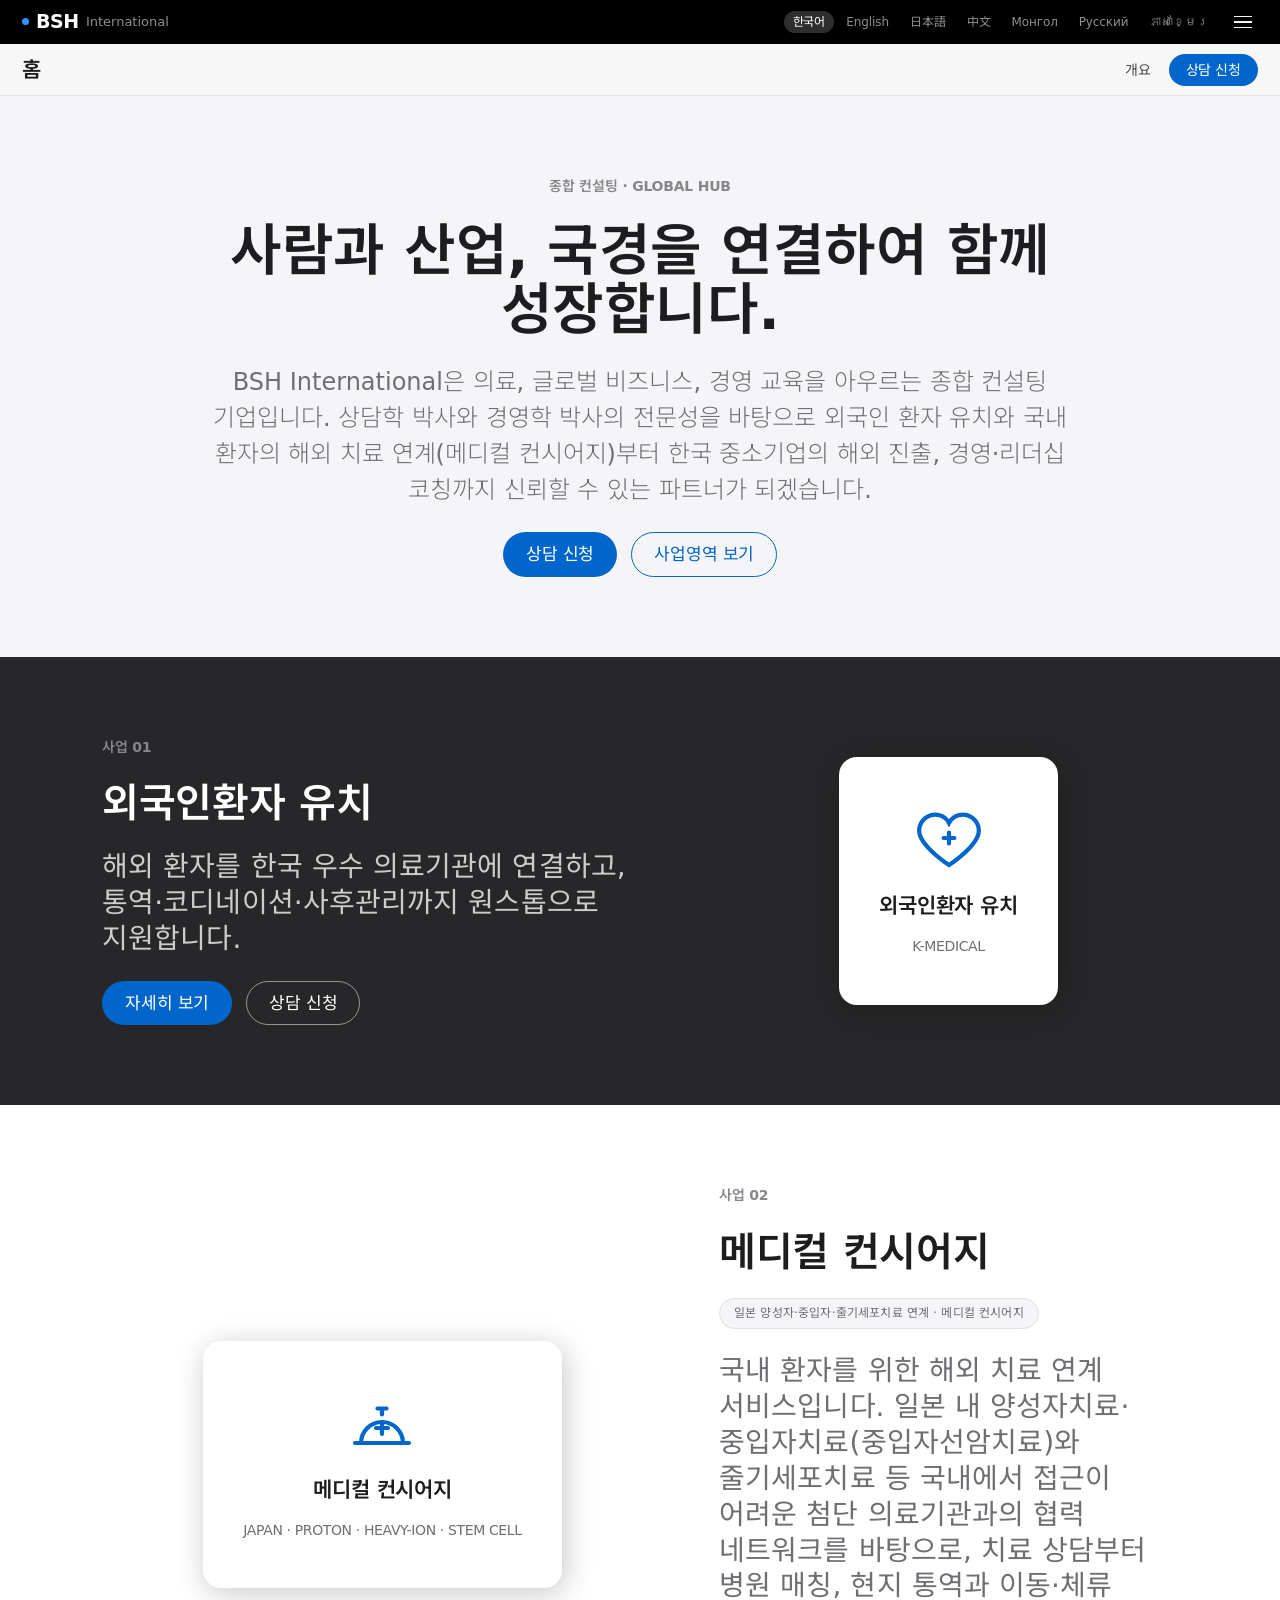
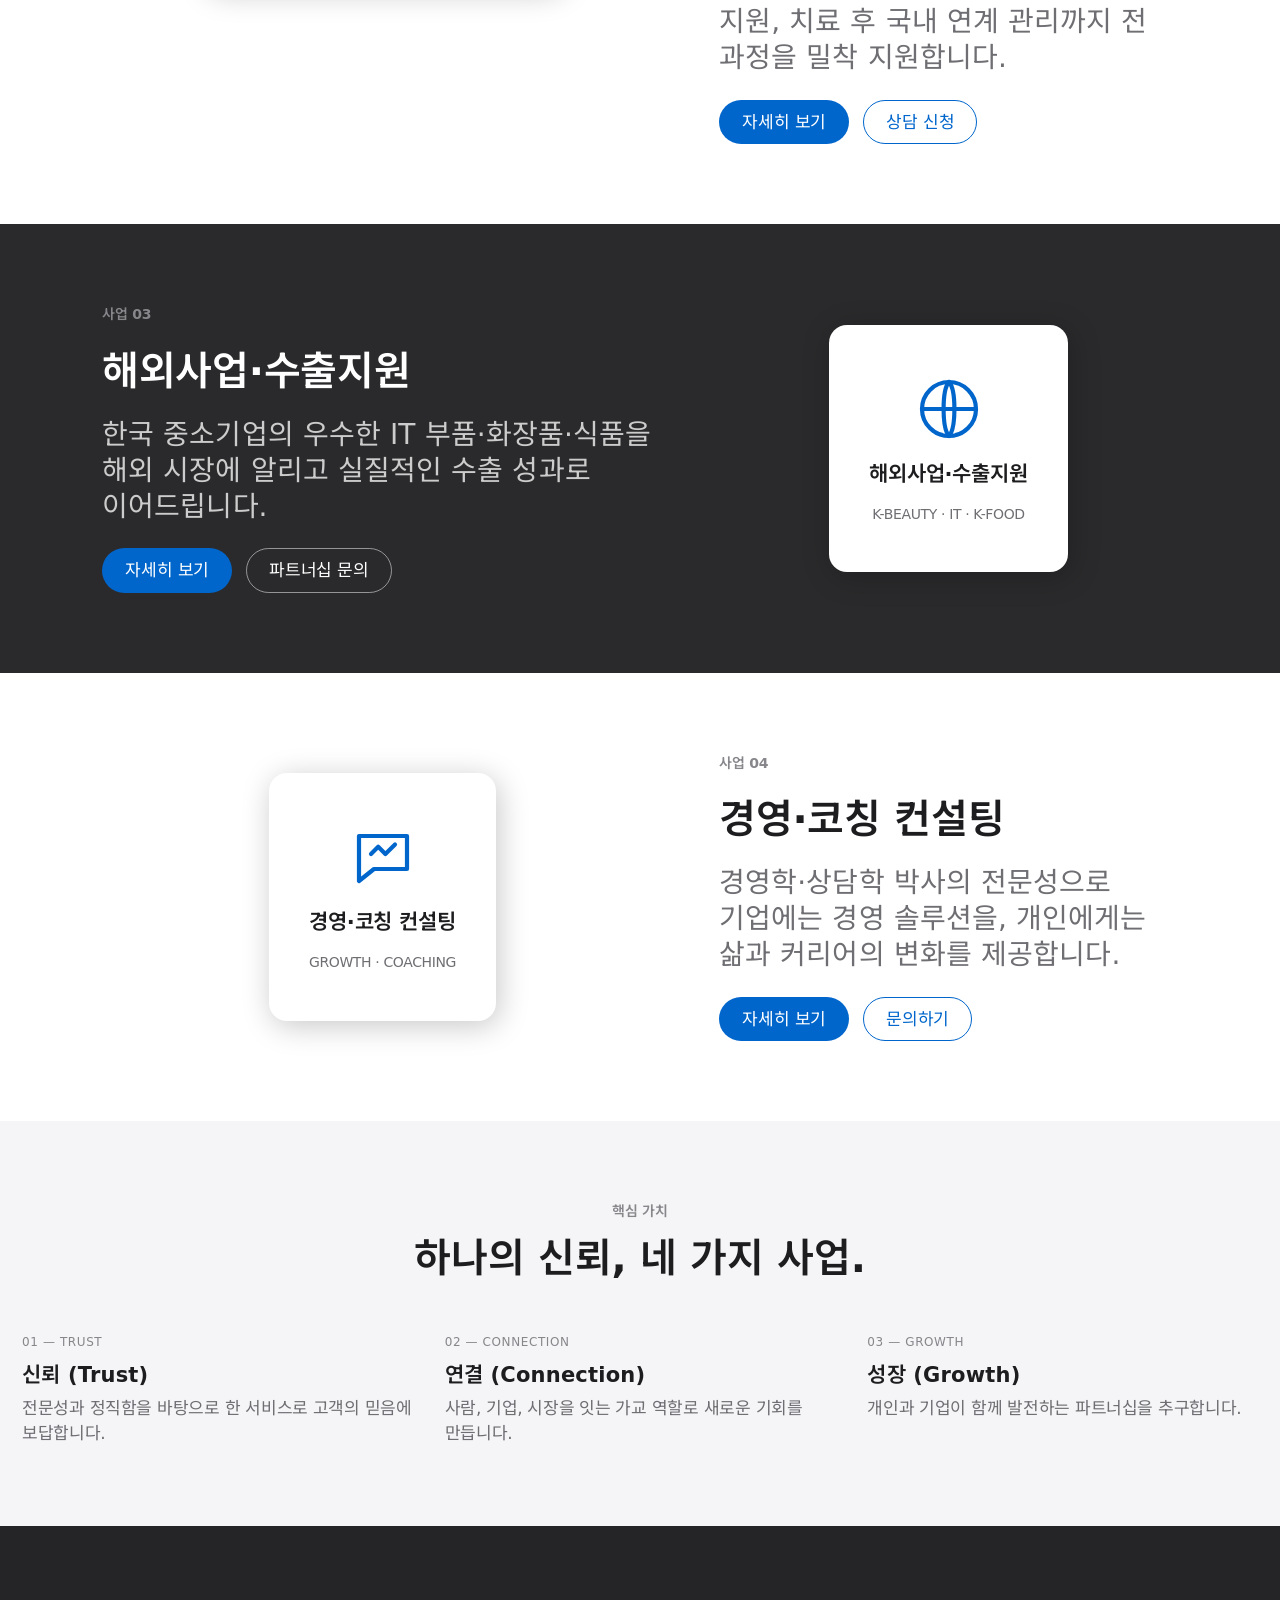
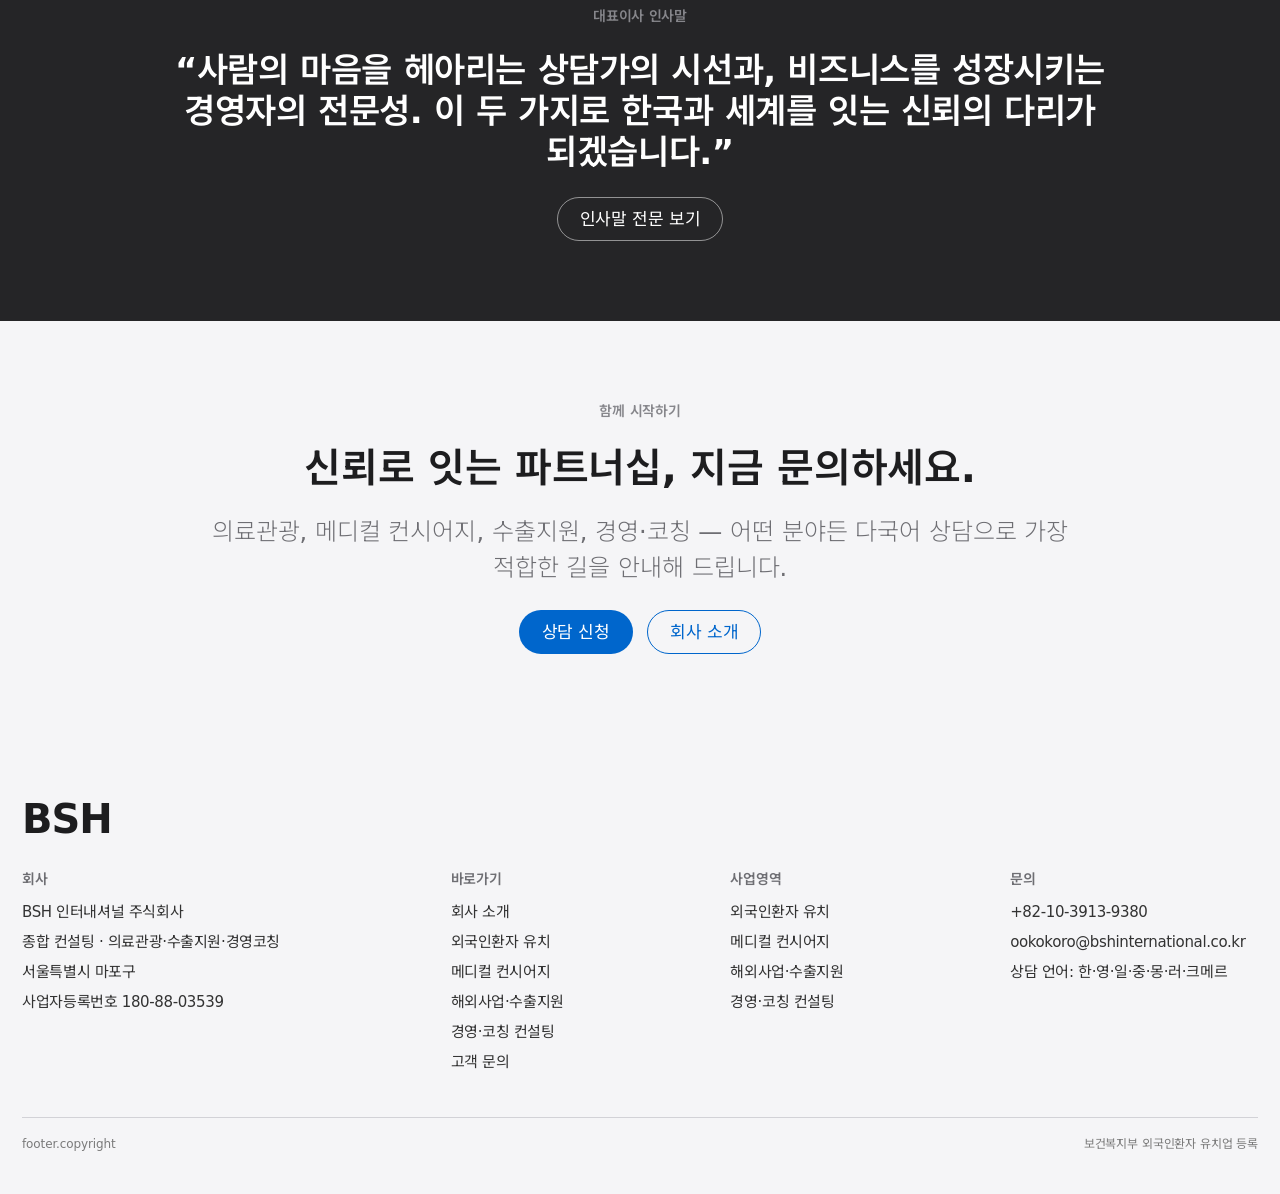
<file: index.html>
<!DOCTYPE html>
<html lang="ko">
<head>
  <meta charset="UTF-8" />
  <meta name="viewport" content="width=device-width, initial-scale=1.0" />
  <title>BSH International — 사람과 산업, 국경을 잇다</title>
  <meta name="description" content="BSH International — 의료관광, 해외 치료 연계(메디컬 컨시어지), 해외 수출지원, 경영·코칭 컨설팅을 아우르는 종합 컨설팅 기업." />
  <link rel="preconnect" href="https://fonts.googleapis.com" />
  <link rel="preconnect" href="https://fonts.gstatic.com" crossorigin />
  <link href="https://fonts.googleapis.com/css2?family=Inter:wght@300;400;500;600;700&family=Noto+Sans+KR:wght@300;400;500;600;700&display=swap" rel="stylesheet" />
  <link rel="stylesheet" href="assets/styles.css?v=7" />
</head>
<body data-title-key="home.title" data-subnav-key="nav.home">

  <!-- HERO (parchment) -->
  <section class="tile tile-parchment">
    <div class="tile-center stack-hero">
      <span class="section-label" data-i18n="home.hero_eyebrow">종합 컨설팅 · GLOBAL HUB</span>
      <h1 class="t-hero" data-i18n="home.hero_h1">사람과 산업, 국경을 연결하여 함께 성장합니다.</h1>
      <p class="t-lead-airy muted lead-measure" data-i18n="home.hero_lead">BSH International은 의료, 글로벌 비즈니스, 경영 교육을 아우르는 종합 컨설팅 기업입니다. 상담학 박사와 경영학 박사의 전문성을 바탕으로 외국인 환자 유치와 국내 환자의 해외 치료 연계(메디컬 컨시어지)부터 한국 중소기업의 해외 진출, 경영·리더십 코칭까지 신뢰할 수 있는 파트너가 되겠습니다.</p>
      <div class="hero-actions">
        <a class="btn btn-primary" href="contact.html" data-i18n="home.hero_cta1">상담 신청</a>
        <a class="btn btn-secondary" href="#business" data-i18n="home.hero_cta2">사업영역 보기</a>
      </div>
    </div>
  </section>

  <!-- BUSINESS 01 — MEDICAL (dark) -->
  <section class="tile tile-dark on-dark" id="business">
    <div class="tile-split">
      <div class="stack-hero">
        <span class="section-label" data-i18n="home.biz1_k">사업 01</span>
        <h2 class="t-display" data-i18n="home.biz1_t">외국인환자 유치</h2>
        <p class="t-lead muted lead-measure" data-i18n="home.biz1_d">해외 환자를 한국 우수 의료기관에 연결하고, 통역·코디네이션·사후관리까지 원스톱으로 지원합니다.</p>
        <div class="hero-actions">
          <a class="btn btn-primary" href="medical.html" data-i18n="common.learn_more">자세히 보기</a>
          <a class="btn btn-secondary" href="contact.html" data-i18n="cta.consult">상담 신청</a>
        </div>
      </div>
      <div class="tile-visual">
        <div class="rest">
          <span class="glyph"><svg viewBox="0 0 24 24" fill="none" stroke="currentColor" stroke-width="1.4"><path d="M12 20s-7-4.5-9.3-9A4.8 4.8 0 0 1 12 6a4.8 4.8 0 0 1 9.3 5C19 15.5 12 20 12 20Z"/><path d="M12 9.2v3.6M10.2 11h3.6" stroke-linecap="round"/></svg></span>
          <span class="rest-label" data-i18n="home.biz1_t">외국인환자 유치</span>
          <span class="rest-sub">K-MEDICAL</span>
        </div>
      </div>
    </div>
  </section>

  <!-- BUSINESS 02 — MEDICAL CONCIERGE (light) -->
  <section class="tile tile-light">
    <div class="tile-split reverse">
      <div class="stack-hero">
        <span class="section-label" data-i18n="home.bizmc_k">사업 02</span>
        <h2 class="t-display" data-i18n="nav.concierge">메디컬 컨시어지</h2>
        <span class="chip-soft" data-i18n="concierge.badge">일본 양성자·중입자·줄기세포치료 연계 · 메디컬 컨시어지</span>
        <p class="t-lead muted lead-measure" data-i18n="home.bizmc_d">국내 환자를 위한 해외 치료 연계 서비스입니다. 일본 내 양성자치료·중입자치료(중입자선암치료)와 줄기세포치료 등 국내에서 접근이 어려운 첨단 의료기관과의 협력 네트워크를 바탕으로, 치료 상담부터 병원 매칭, 현지 통역과 이동·체류 지원, 치료 후 국내 연계 관리까지 전 과정을 밀착 지원합니다.</p>
        <div class="hero-actions">
          <a class="btn btn-primary" href="concierge.html" data-i18n="common.learn_more">자세히 보기</a>
          <a class="btn btn-secondary" href="contact.html" data-i18n="cta.consult">상담 신청</a>
        </div>
      </div>
      <div class="tile-visual">
        <div class="rest">
          <span class="glyph"><svg viewBox="0 0 24 24" fill="none" stroke="currentColor" stroke-width="1.4"><path d="M3 18h18M5 18a7 7 0 0 1 14 0" stroke-linecap="round"/><path d="M12 11v4M10 13h4M12 8.5V6.5M10.5 6.5h3" stroke-linecap="round"/></svg></span>
          <span class="rest-label" data-i18n="nav.concierge">메디컬 컨시어지</span>
          <span class="rest-sub">JAPAN · PROTON · HEAVY-ION · STEM CELL</span>
        </div>
      </div>
    </div>
  </section>

  <!-- BUSINESS 03 — EXPORT (dark-2) -->
  <section class="tile tile-dark-2 on-dark">
    <div class="tile-split">
      <div class="stack-hero">
        <span class="section-label" data-i18n="home.biz2_k">사업 03</span>
        <h2 class="t-display" data-i18n="home.biz2_t">해외사업·수출지원</h2>
        <p class="t-lead muted lead-measure" data-i18n="home.biz2_d">한국 중소기업의 우수한 IT 부품·화장품·식품을 해외 시장에 알리고 실질적인 수출 성과로 이어드립니다.</p>
        <div class="hero-actions">
          <a class="btn btn-primary" href="export.html" data-i18n="common.learn_more">자세히 보기</a>
          <a class="btn btn-secondary" href="contact.html" data-i18n="export.cta_btn">파트너십 문의</a>
        </div>
      </div>
      <div class="tile-visual">
        <div class="rest">
          <span class="glyph"><svg viewBox="0 0 24 24" fill="none" stroke="currentColor" stroke-width="1.4"><circle cx="12" cy="12" r="9"/><path d="M3 12h18M12 3c2.4 2.6 2.4 15.4 0 18M12 3c-2.4 2.6-2.4 15.4 0 18" stroke-linecap="round"/></svg></span>
          <span class="rest-label" data-i18n="home.biz2_t">해외사업·수출지원</span>
          <span class="rest-sub">K-BEAUTY · IT · K-FOOD</span>
        </div>
      </div>
    </div>
  </section>

  <!-- BUSINESS 04 — CONSULTING (light) -->
  <section class="tile tile-light">
    <div class="tile-split reverse">
      <div class="stack-hero">
        <span class="section-label" data-i18n="home.biz3_k">사업 04</span>
        <h2 class="t-display" data-i18n="home.biz3_t">경영·코칭 컨설팅</h2>
        <p class="t-lead muted lead-measure" data-i18n="home.biz3_d">경영학·상담학 박사의 전문성으로 기업에는 경영 솔루션을, 개인에게는 삶과 커리어의 변화를 제공합니다.</p>
        <div class="hero-actions">
          <a class="btn btn-primary" href="consulting.html" data-i18n="common.learn_more">자세히 보기</a>
          <a class="btn btn-secondary" href="contact.html" data-i18n="cta.contact">문의하기</a>
        </div>
      </div>
      <div class="tile-visual">
        <div class="rest">
          <span class="glyph"><svg viewBox="0 0 24 24" fill="none" stroke="currentColor" stroke-width="1.4"><path d="M4 5h16v11H9l-5 4z" stroke-linejoin="round"/><path d="M8 11l2.4-2.4L12.8 11l3.2-3.2" stroke-linecap="round" stroke-linejoin="round"/></svg></span>
          <span class="rest-label" data-i18n="home.biz3_t">경영·코칭 컨설팅</span>
          <span class="rest-sub">GROWTH · COACHING</span>
        </div>
      </div>
    </div>
  </section>

  <!-- CORE VALUES (parchment) -->
  <section class="tile tile-parchment">
    <div class="tile-inner" style="text-align:center">
      <span class="section-label" data-i18n="home.values_eyebrow">핵심 가치</span>
      <h2 class="t-display" data-i18n="home.biz_h2" style="margin-bottom:48px">하나의 신뢰, 네 가지 사업.</h2>
      <div class="triplet">
        <div>
          <span class="num">01 — TRUST</span>
          <h3 class="t-tagline" data-i18n="home.value1_t">신뢰 (Trust)</h3>
          <p class="t-body muted" data-i18n="home.value1_d">전문성과 정직함을 바탕으로 한 서비스로 고객의 믿음에 보답합니다.</p>
        </div>
        <div>
          <span class="num">02 — CONNECTION</span>
          <h3 class="t-tagline" data-i18n="home.value2_t">연결 (Connection)</h3>
          <p class="t-body muted" data-i18n="home.value2_d">사람, 기업, 시장을 잇는 가교 역할로 새로운 기회를 만듭니다.</p>
        </div>
        <div>
          <span class="num">03 — GROWTH</span>
          <h3 class="t-tagline" data-i18n="home.value3_t">성장 (Growth)</h3>
          <p class="t-body muted" data-i18n="home.value3_d">개인과 기업이 함께 발전하는 파트너십을 추구합니다.</p>
        </div>
      </div>
    </div>
  </section>

  <!-- CEO QUOTE (dark-3) -->
  <section class="tile tile-dark-3 on-dark">
    <div class="tile-center stack-hero">
      <span class="section-label" data-i18n="home.ceo_eyebrow">대표이사 인사말</span>
      <h2 class="t-section" data-i18n="home.ceo_quote">“사람의 마음을 헤아리는 상담가의 시선과, 비즈니스를 성장시키는 경영자의 전문성. 이 두 가지로 한국과 세계를 잇는 신뢰의 다리가 되겠습니다.”</h2>
      <div class="hero-actions">
        <a class="btn btn-secondary" href="about.html#ceo" data-i18n="home.ceo_link">인사말 전문 보기</a>
      </div>
    </div>
  </section>

  <!-- CTA (parchment) -->
  <section class="tile tile-parchment">
    <div class="tile-center stack-hero">
      <span class="section-label" data-i18n="home.cta_eyebrow">함께 시작하기</span>
      <h2 class="t-display" data-i18n="home.cta_h2">신뢰로 잇는 파트너십, 지금 문의하세요.</h2>
      <p class="t-lead-airy muted lead-measure" data-i18n="home.cta_lead">의료관광, 메디컬 컨시어지, 수출지원, 경영·코칭 — 어떤 분야든 다국어 상담으로 가장 적합한 길을 안내해 드립니다.</p>
      <div class="hero-actions">
        <a class="btn btn-primary" href="contact.html" data-i18n="cta.consult">상담 신청</a>
        <a class="btn btn-secondary" href="about.html" data-i18n="cta.about">회사 소개</a>
      </div>
    </div>
  </section>

  <script src="assets/i18n.js?v=7"></script>
  <script src="assets/app.js?v=7"></script>
</body>
</html>
</file>
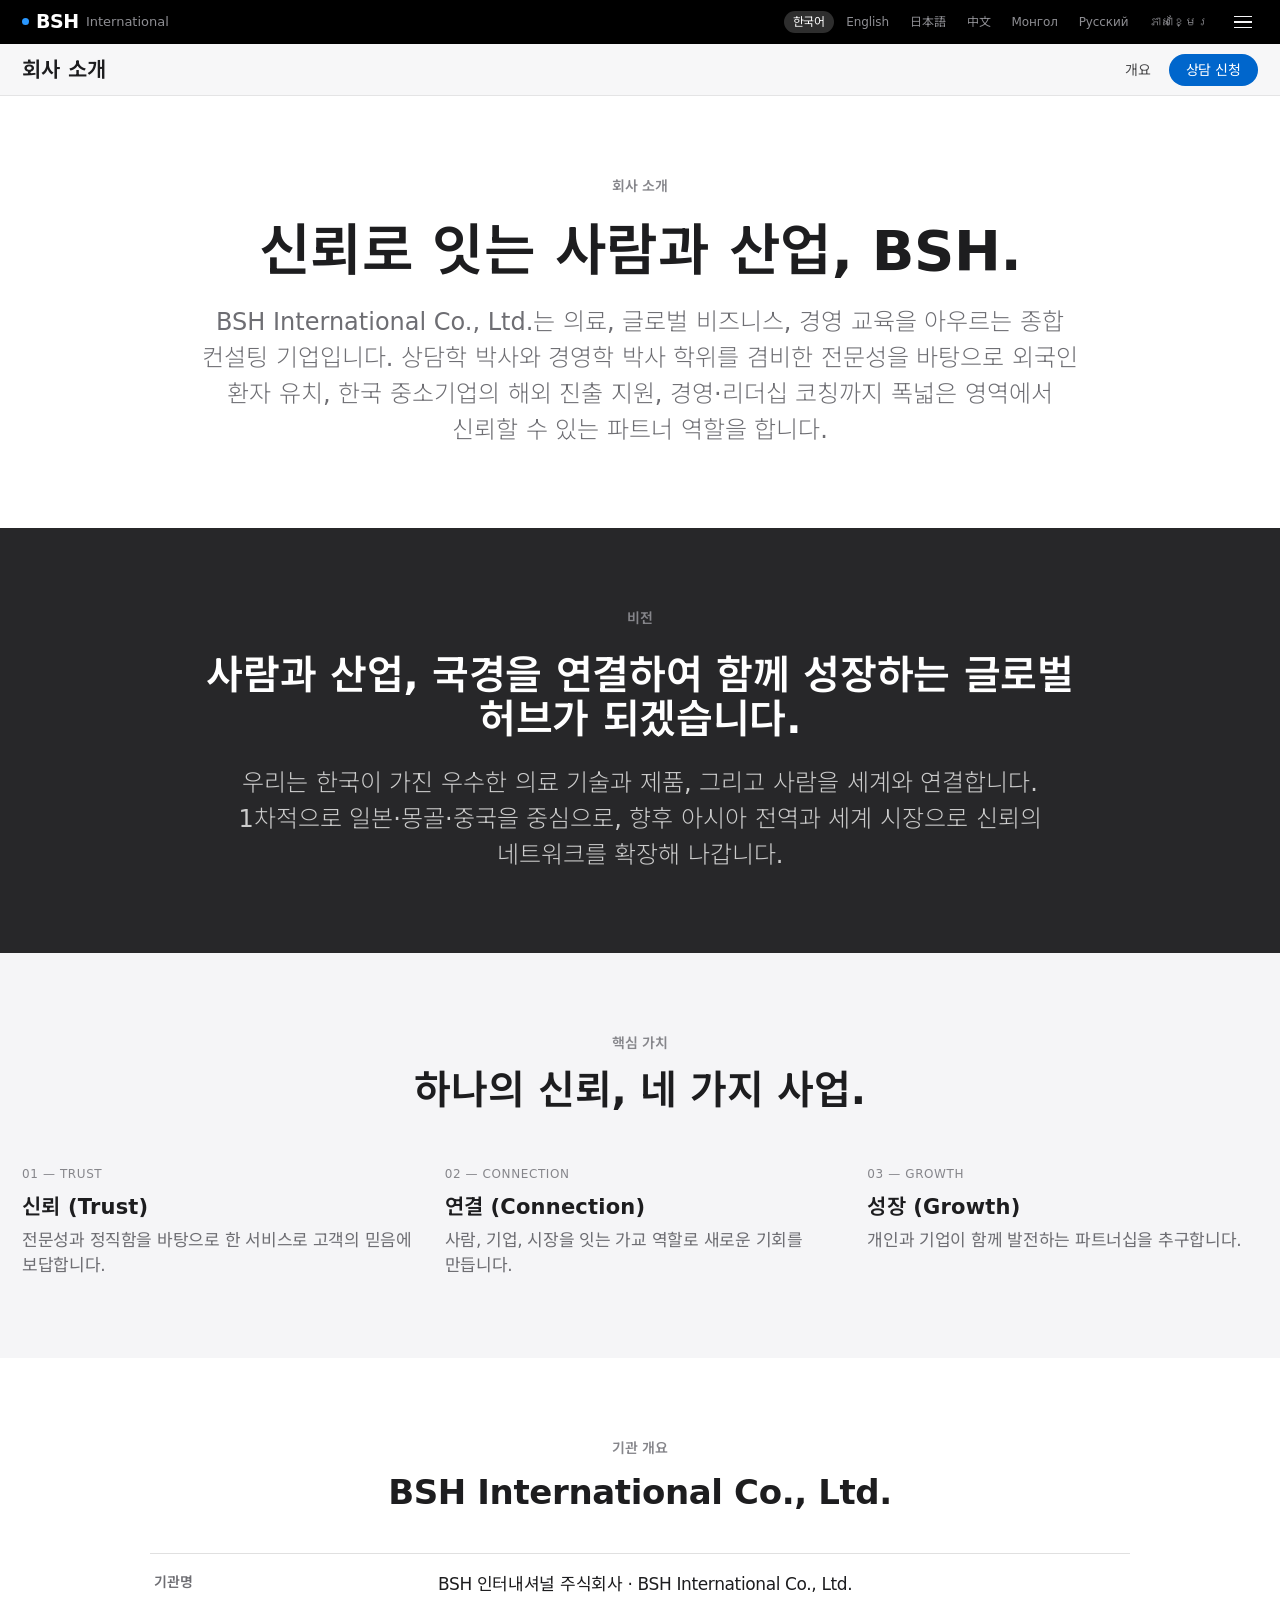
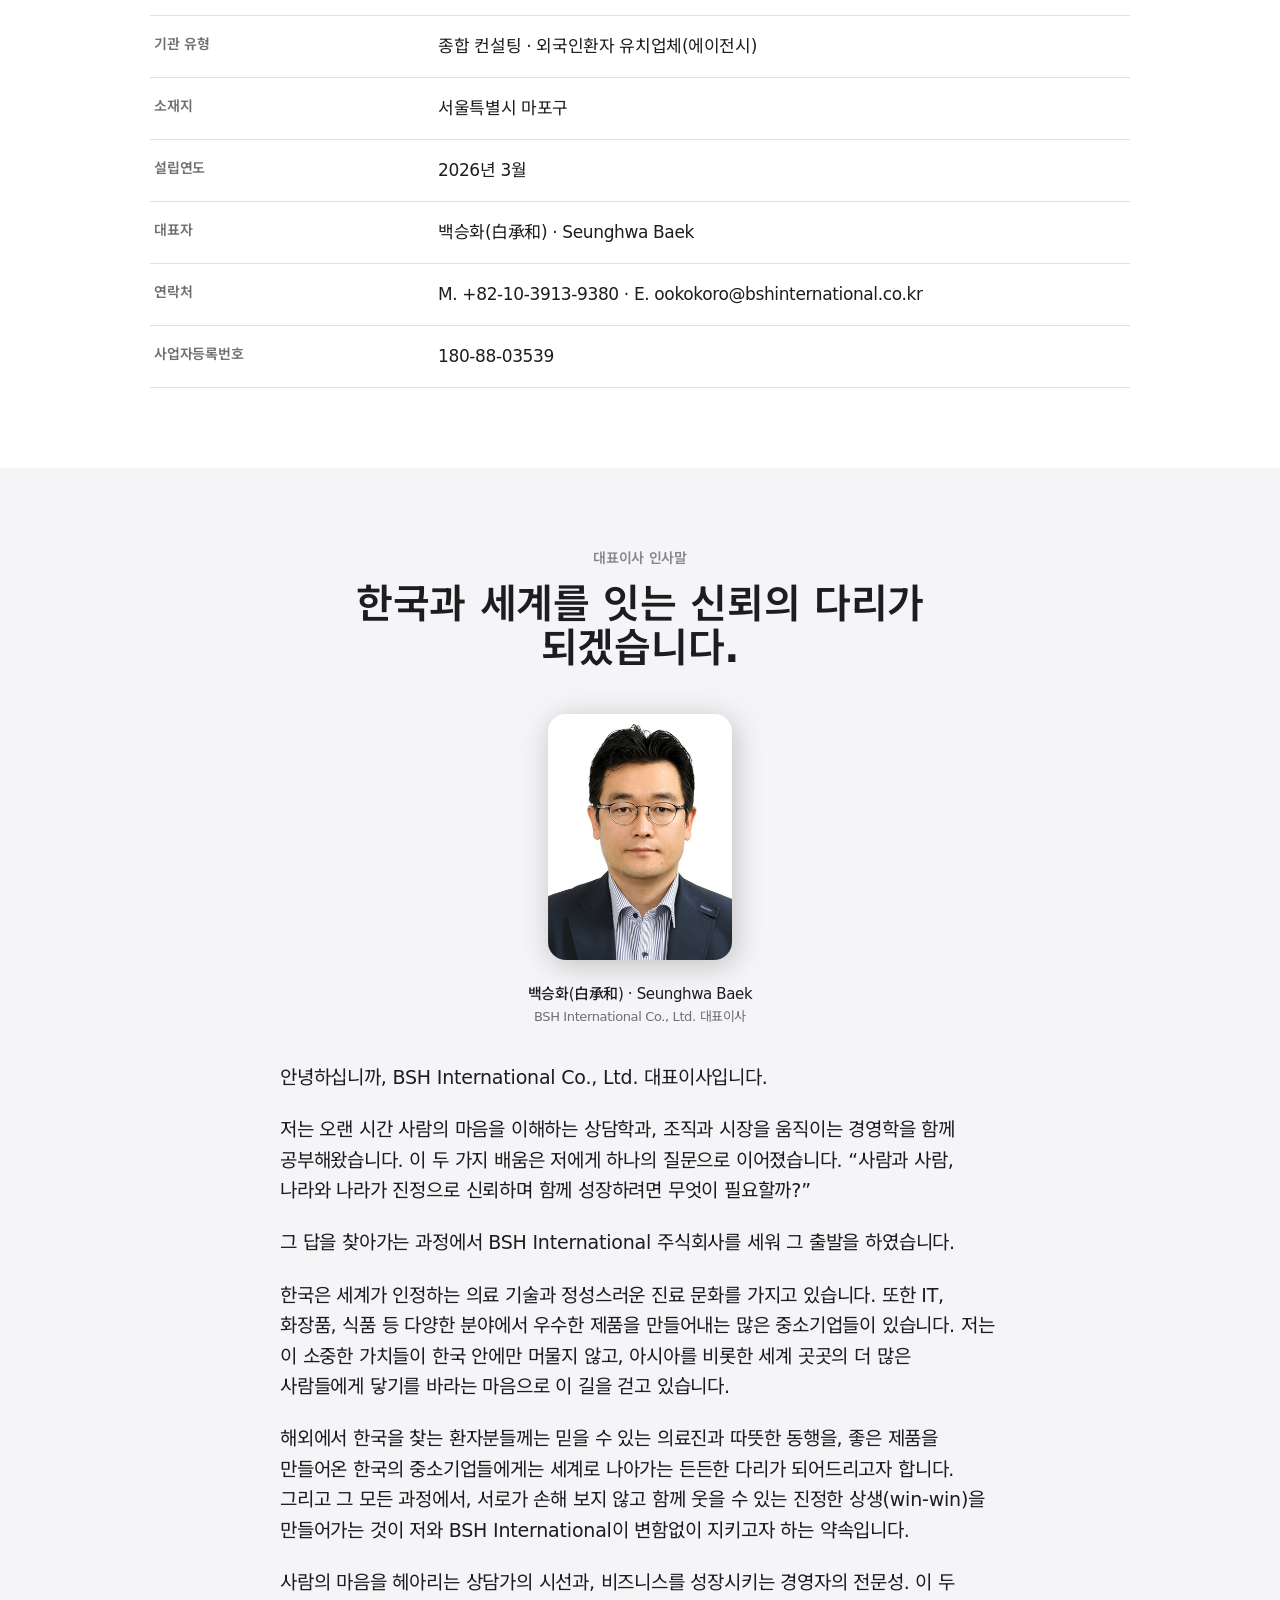
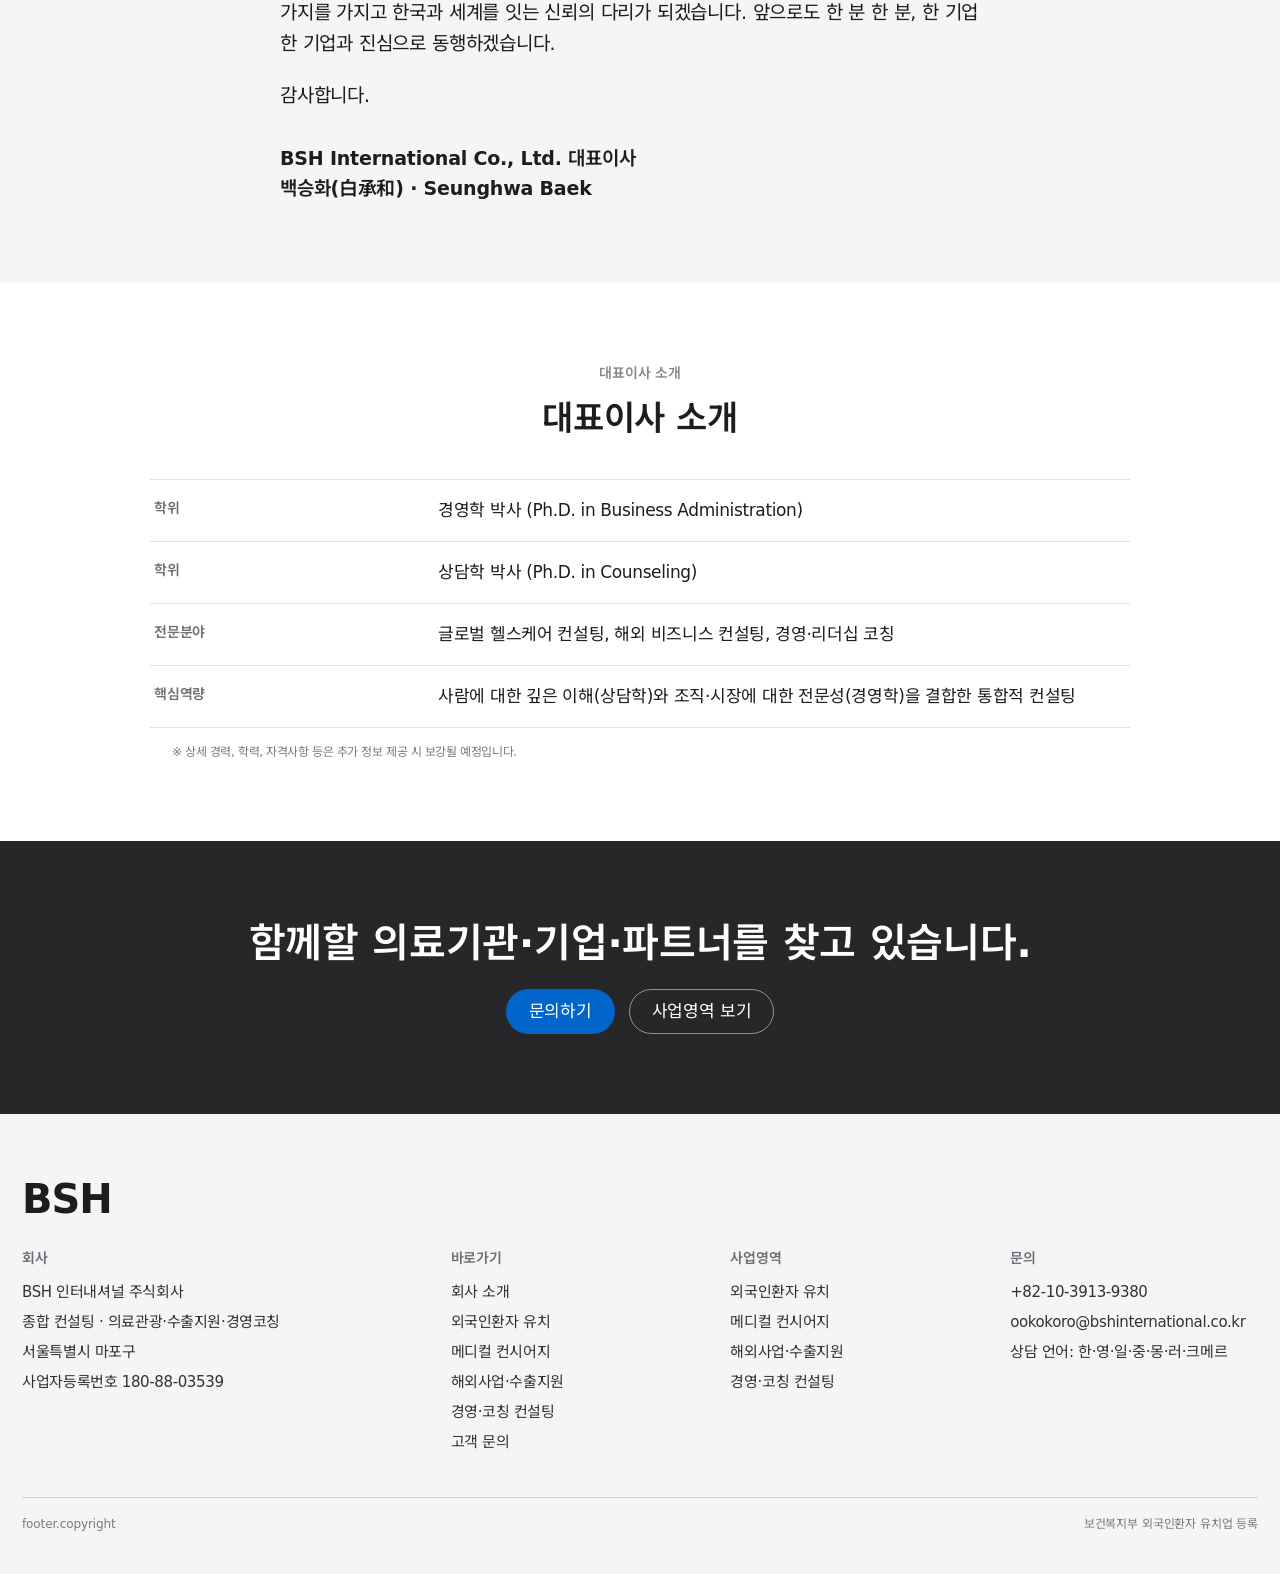
<file: about.html>
<!DOCTYPE html>
<html lang="ko">
<head>
  <meta charset="UTF-8" />
  <meta name="viewport" content="width=device-width, initial-scale=1.0" />
  <title>회사 소개 — BSH International</title>
  <meta name="description" content="BSH International 회사 소개 — 비전, 핵심가치, 기관 개요, 대표이사 인사말과 프로필." />
  <link rel="preconnect" href="https://fonts.googleapis.com" />
  <link rel="preconnect" href="https://fonts.gstatic.com" crossorigin />
  <link href="https://fonts.googleapis.com/css2?family=Inter:wght@300;400;500;600;700&family=Noto+Sans+KR:wght@300;400;500;600;700&display=swap" rel="stylesheet" />
  <link rel="stylesheet" href="assets/styles.css?v=7" />
</head>
<body data-title-key="about.title" data-subnav-key="nav.about">

  <!-- HERO -->
  <section class="tile tile-light">
    <div class="tile-center stack-hero">
      <span class="section-label" data-i18n="about.hero_eyebrow">회사 소개</span>
      <h1 class="t-hero" data-i18n="about.hero_h1">신뢰로 잇는 사람과 산업, BSH.</h1>
      <p class="t-lead-airy muted lead-measure" data-i18n="about.hero_lead">BSH International Co., Ltd.는 의료, 글로벌 비즈니스, 경영 교육을 아우르는 종합 컨설팅 기업입니다. 상담학 박사와 경영학 박사 학위를 겸비한 전문성을 바탕으로 외국인 환자 유치, 한국 중소기업의 해외 진출 지원, 경영·리더십 코칭까지 폭넓은 영역에서 신뢰할 수 있는 파트너 역할을 합니다.</p>
    </div>
  </section>

  <!-- VISION (dark) -->
  <section class="tile tile-dark on-dark">
    <div class="tile-center stack-hero">
      <span class="section-label" data-i18n="about.vision_eyebrow">비전</span>
      <h2 class="t-display" data-i18n="about.vision_h2">사람과 산업, 국경을 연결하여 함께 성장하는 글로벌 허브가 되겠습니다.</h2>
      <p class="t-lead-airy muted lead-measure" data-i18n="about.vision_d">우리는 한국이 가진 우수한 의료 기술과 제품, 그리고 사람을 세계와 연결합니다. 1차적으로 일본·몽골·중국을 중심으로, 향후 아시아 전역과 세계 시장으로 신뢰의 네트워크를 확장해 나갑니다.</p>
    </div>
  </section>

  <!-- CORE VALUES (parchment) -->
  <section class="tile tile-parchment">
    <div class="tile-inner" style="text-align:center">
      <span class="section-label" data-i18n="about.values_eyebrow">핵심 가치</span>
      <h2 class="t-display" style="margin-bottom:48px" data-i18n="home.biz_h2">하나의 신뢰, 네 가지 사업.</h2>
      <div class="triplet">
        <div>
          <span class="num">01 — TRUST</span>
          <h3 class="t-tagline" data-i18n="home.value1_t">신뢰 (Trust)</h3>
          <p class="t-body muted" data-i18n="home.value1_d">전문성과 정직함을 바탕으로 한 서비스로 고객의 믿음에 보답합니다.</p>
        </div>
        <div>
          <span class="num">02 — CONNECTION</span>
          <h3 class="t-tagline" data-i18n="home.value2_t">연결 (Connection)</h3>
          <p class="t-body muted" data-i18n="home.value2_d">사람, 기업, 시장을 잇는 가교 역할로 새로운 기회를 만듭니다.</p>
        </div>
        <div>
          <span class="num">03 — GROWTH</span>
          <h3 class="t-tagline" data-i18n="home.value3_t">성장 (Growth)</h3>
          <p class="t-body muted" data-i18n="home.value3_d">개인과 기업이 함께 발전하는 파트너십을 추구합니다.</p>
        </div>
      </div>
    </div>
  </section>

  <!-- COMPANY OVERVIEW (light) -->
  <section class="tile tile-light">
    <div class="tile-inner" style="text-align:center">
      <span class="section-label" data-i18n="about.overview_eyebrow">기관 개요</span>
      <h2 class="t-section" style="margin-bottom:40px">BSH International Co., Ltd.</h2>
    </div>
    <dl class="spec">
      <div class="spec-row"><dt data-i18n="about.ov_name_h">기관명</dt><dd>BSH 인터내셔널 주식회사 · BSH International Co., Ltd.</dd></div>
      <div class="spec-row"><dt data-i18n="about.ov_type_h">기관 유형</dt><dd data-i18n="about.ov_type_v">종합 컨설팅 · 외국인환자 유치업체(에이전시)</dd></div>
      <div class="spec-row"><dt data-i18n="about.ov_loc_h">소재지</dt><dd data-i18n="about.ov_loc_v">서울특별시 마포구</dd></div>
      <div class="spec-row"><dt data-i18n="about.ov_found_h">설립연도</dt><dd data-i18n="about.ov_found_v">2026년 3월</dd></div>
      <div class="spec-row"><dt data-i18n="about.ov_ceo_h">대표자</dt><dd>백승화(白承和) · Seunghwa Baek</dd></div>
      <div class="spec-row"><dt data-i18n="about.ov_contact_h">연락처</dt><dd>M. +82-10-3913-9380 · E. ookokoro@bshinternational.co.kr</dd></div>
      <div class="spec-row"><dt data-i18n="about.ov_reg_h">사업자등록번호</dt><dd>180-88-03539</dd></div>
    </dl>
  </section>

  <!-- CEO MESSAGE (parchment) -->
  <section class="tile tile-parchment" id="ceo">
    <div class="tile-inner" style="text-align:center">
      <span class="section-label" data-i18n="about.ceo_eyebrow">대표이사 인사말</span>
      <h2 class="t-display" style="max-width:22ch;margin:0 auto 44px" data-i18n="about.ceo_h2">한국과 세계를 잇는 신뢰의 다리가 되겠습니다.</h2>
    </div>
    <figure class="ceo-figure">
      <img src="assets/ceo.jpg" alt="대표이사 백승화" loading="lazy" />
      <figcaption>백승화(白承和) · Seunghwa Baek<br /><span data-i18n="about.ceo_sign">BSH International Co., Ltd. 대표이사</span></figcaption>
    </figure>
    <div class="prose">
      <p data-i18n="about.ceo_p1">안녕하십니까, BSH International Co., Ltd. 대표이사입니다.</p>
      <p data-i18n="about.ceo_p2">저는 오랜 시간 사람의 마음을 이해하는 상담학과, 조직과 시장을 움직이는 경영학을 함께 공부해왔습니다. 이 두 가지 배움은 저에게 하나의 질문으로 이어졌습니다. “사람과 사람, 나라와 나라가 진정으로 신뢰하며 함께 성장하려면 무엇이 필요할까?”</p>
      <p data-i18n="about.ceo_p3">그 답을 찾아가는 과정에서 BSH International 주식회사를 세워 그 출발을 하였습니다.</p>
      <p data-i18n="about.ceo_p4">한국은 세계가 인정하는 의료 기술과 정성스러운 진료 문화를 가지고 있습니다. 또한 IT, 화장품, 식품 등 다양한 분야에서 우수한 제품을 만들어내는 많은 중소기업들이 있습니다. 저는 이 소중한 가치들이 한국 안에만 머물지 않고, 아시아를 비롯한 세계 곳곳의 더 많은 사람들에게 닿기를 바라는 마음으로 이 길을 걷고 있습니다.</p>
      <p data-i18n="about.ceo_p5">해외에서 한국을 찾는 환자분들께는 믿을 수 있는 의료진과 따뜻한 동행을, 좋은 제품을 만들어온 한국의 중소기업들에게는 세계로 나아가는 든든한 다리가 되어드리고자 합니다. 그리고 그 모든 과정에서, 서로가 손해 보지 않고 함께 웃을 수 있는 진정한 상생(win-win)을 만들어가는 것이 저와 BSH International이 변함없이 지키고자 하는 약속입니다.</p>
      <p data-i18n="about.ceo_p6">사람의 마음을 헤아리는 상담가의 시선과, 비즈니스를 성장시키는 경영자의 전문성. 이 두 가지를 가지고 한국과 세계를 잇는 신뢰의 다리가 되겠습니다. 앞으로도 한 분 한 분, 한 기업 한 기업과 진심으로 동행하겠습니다.</p>
      <p data-i18n="about.ceo_p7">감사합니다.</p>
      <p class="sign"><span data-i18n="about.ceo_sign">BSH International Co., Ltd. 대표이사</span><br />백승화(白承和) · Seunghwa Baek</p>
    </div>
  </section>

  <!-- CEO PROFILE (light) -->
  <section class="tile tile-light">
    <div class="tile-inner" style="text-align:center">
      <span class="section-label" data-i18n="about.profile_eyebrow">대표이사 소개</span>
      <h2 class="t-section" style="margin-bottom:40px" data-i18n="about.profile_eyebrow">대표이사 소개</h2>
    </div>
    <dl class="spec">
      <div class="spec-row"><dt data-i18n="about.pf_deg_h">학위</dt><dd data-i18n="about.pf_deg1">경영학 박사 (Ph.D. in Business Administration)</dd></div>
      <div class="spec-row"><dt data-i18n="about.pf_deg_h">학위</dt><dd data-i18n="about.pf_deg2">상담학 박사 (Ph.D. in Counseling)</dd></div>
      <div class="spec-row"><dt data-i18n="about.pf_field_h">전문분야</dt><dd data-i18n="about.pf_field_v">글로벌 헬스케어 컨설팅, 해외 비즈니스 컨설팅, 경영·리더십 코칭</dd></div>
      <div class="spec-row"><dt data-i18n="about.pf_core_h">핵심역량</dt><dd data-i18n="about.pf_core_v">사람에 대한 깊은 이해(상담학)와 조직·시장에 대한 전문성(경영학)을 결합한 통합적 컨설팅</dd></div>
    </dl>
    <p class="form-note" style="max-width:980px;margin:16px auto 0;padding-inline:22px" data-i18n="about.pf_note">※ 상세 경력, 학력, 자격사항 등은 추가 정보 제공 시 보강될 예정입니다.</p>
  </section>

  <!-- CTA (dark) -->
  <section class="tile tile-dark on-dark">
    <div class="tile-center stack-hero">
      <h2 class="t-display" data-i18n="about.cta_h2">함께할 의료기관·기업·파트너를 찾고 있습니다.</h2>
      <div class="hero-actions">
        <a class="btn btn-primary" href="contact.html" data-i18n="cta.contact">문의하기</a>
        <a class="btn btn-secondary" href="index.html#business" data-i18n="home.hero_cta2">사업영역 보기</a>
      </div>
    </div>
  </section>

  <script src="assets/i18n.js?v=7"></script>
  <script src="assets/app.js?v=7"></script>
</body>
</html>
</file>
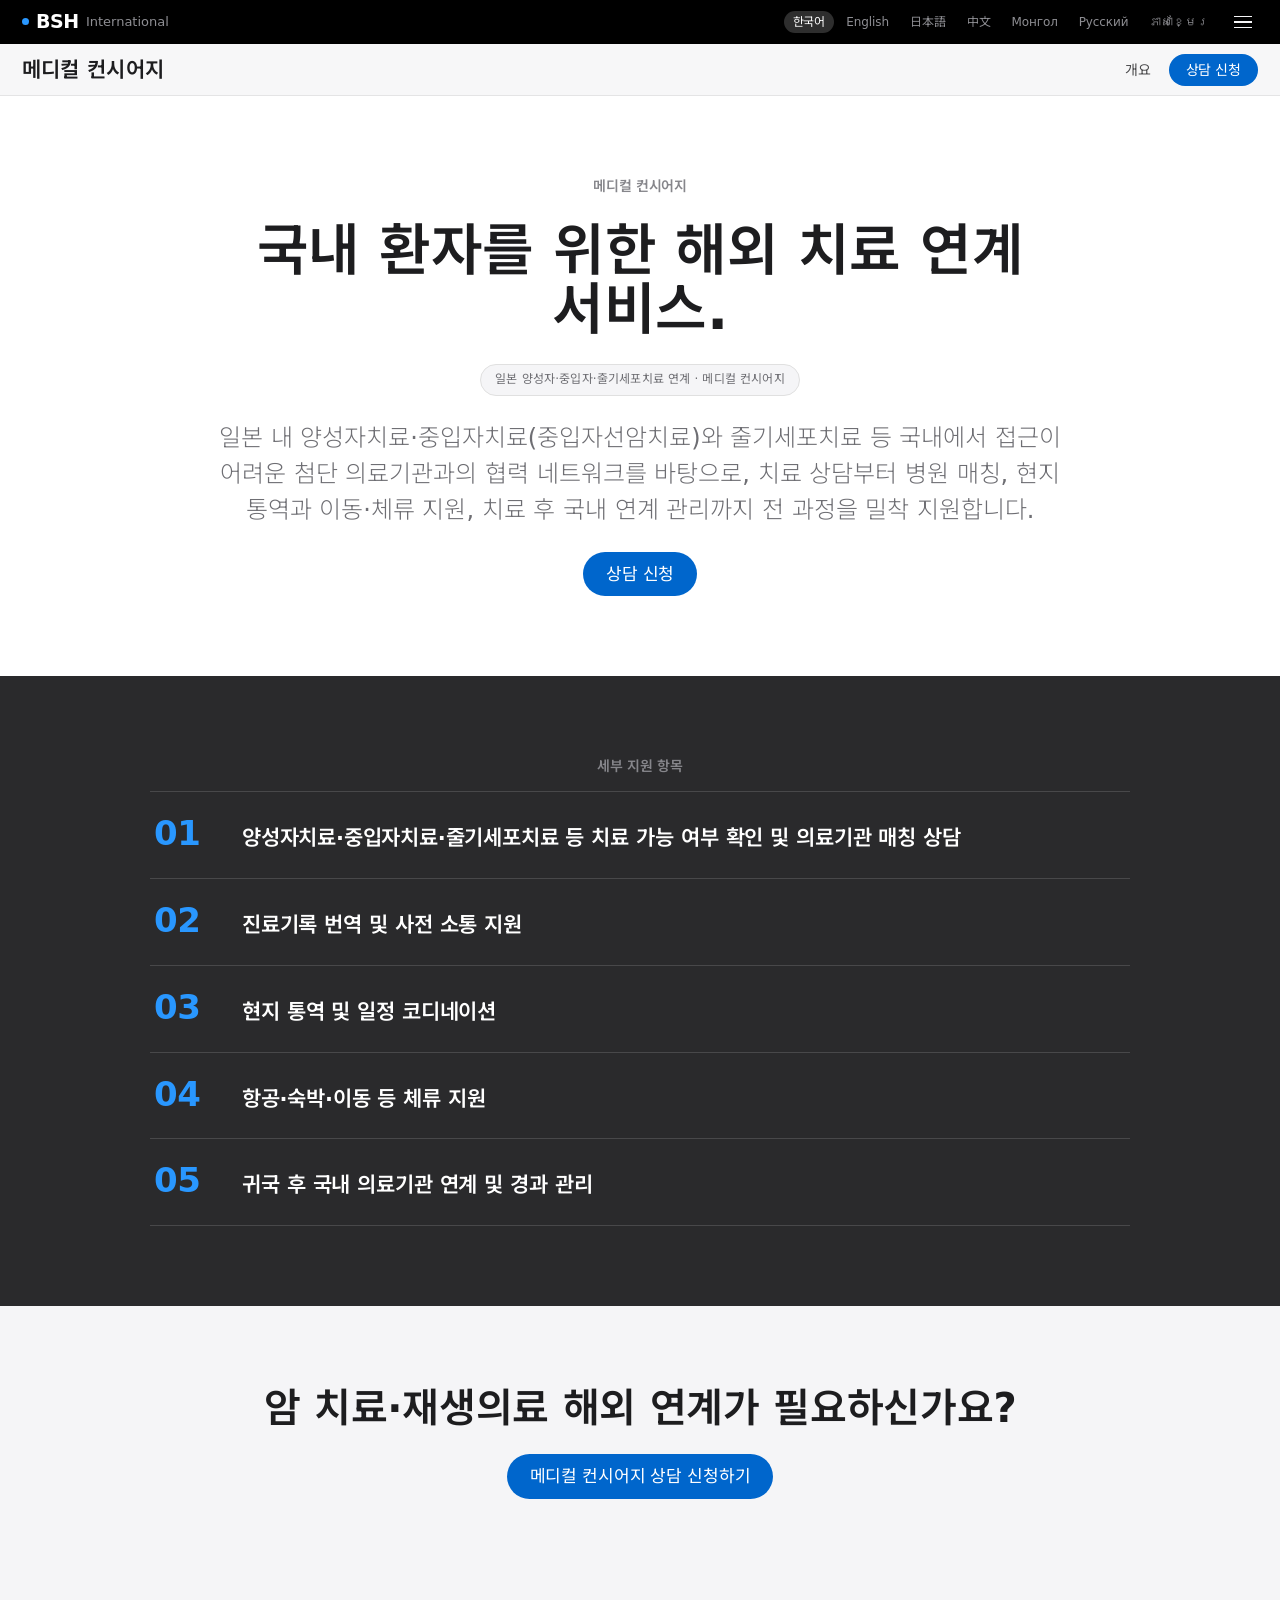
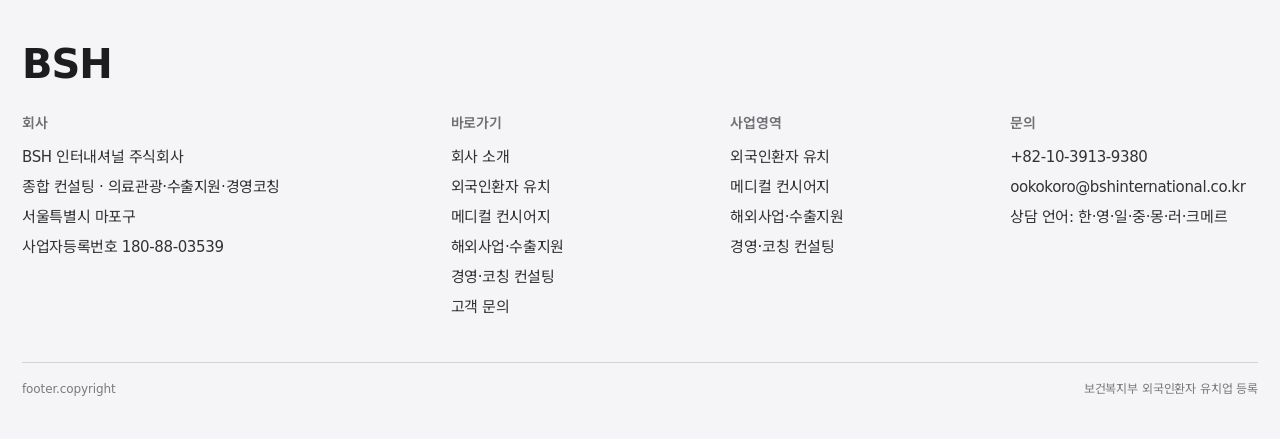
<file: concierge.html>
<!DOCTYPE html>
<html lang="ko">
<head>
  <meta charset="UTF-8" />
  <meta name="viewport" content="width=device-width, initial-scale=1.0" />
  <title>메디컬 컨시어지 — BSH International</title>
  <meta name="description" content="국내 환자를 위한 해외 치료 연계 서비스 — 일본 양성자치료·중입자치료·줄기세포치료 상담, 병원 매칭, 통역·체류 지원, 귀국 후 경과 관리." />
  <link rel="preconnect" href="https://fonts.googleapis.com" />
  <link rel="preconnect" href="https://fonts.gstatic.com" crossorigin />
  <link href="https://fonts.googleapis.com/css2?family=Inter:wght@300;400;500;600;700&family=Noto+Sans+KR:wght@300;400;500;600;700&display=swap" rel="stylesheet" />
  <link rel="stylesheet" href="assets/styles.css?v=7" />
</head>
<body data-title-key="concierge.title" data-subnav-key="nav.concierge">

  <!-- HERO -->
  <section class="tile tile-light">
    <div class="tile-center stack-hero">
      <span class="section-label" data-i18n="nav.concierge">메디컬 컨시어지</span>
      <h1 class="t-hero" data-i18n="concierge.hero_h1">국내 환자를 위한 해외 치료 연계 서비스.</h1>
      <span class="chip-soft" data-i18n="concierge.badge">일본 양성자·중입자·줄기세포치료 연계 · 메디컬 컨시어지</span>
      <p class="t-lead-airy muted lead-measure" data-i18n="concierge.hero_lead">일본 내 양성자치료·중입자치료(중입자선암치료)와 줄기세포치료 등 국내에서 접근이 어려운 첨단 의료기관과의 협력 네트워크를 바탕으로, 치료 상담부터 병원 매칭, 현지 통역과 이동·체류 지원, 치료 후 국내 연계 관리까지 전 과정을 밀착 지원합니다.</p>
      <div class="hero-actions">
        <a class="btn btn-primary" href="contact.html" data-i18n="cta.consult">상담 신청</a>
      </div>
    </div>
  </section>

  <!-- SUPPORT ITEMS (dark-2) -->
  <section class="tile tile-dark-2 on-dark">
    <div class="tile-inner" style="text-align:center">
      <span class="section-label" data-i18n="concierge.svc_eyebrow">세부 지원 항목</span>
    </div>
    <div class="steps">
      <div class="step-row">
        <span class="step-n">01</span>
        <div><h3 data-i18n="concierge.s1">양성자치료·중입자치료·줄기세포치료 등 치료 가능 여부 확인 및 의료기관 매칭 상담</h3></div>
      </div>
      <div class="step-row">
        <span class="step-n">02</span>
        <div><h3 data-i18n="concierge.s2">진료기록 번역 및 사전 소통 지원</h3></div>
      </div>
      <div class="step-row">
        <span class="step-n">03</span>
        <div><h3 data-i18n="concierge.s3">현지 통역 및 일정 코디네이션</h3></div>
      </div>
      <div class="step-row">
        <span class="step-n">04</span>
        <div><h3 data-i18n="concierge.s4">항공·숙박·이동 등 체류 지원</h3></div>
      </div>
      <div class="step-row">
        <span class="step-n">05</span>
        <div><h3 data-i18n="concierge.s5">귀국 후 국내 의료기관 연계 및 경과 관리</h3></div>
      </div>
    </div>
  </section>

  <!-- CTA (parchment) -->
  <section class="tile tile-parchment">
    <div class="tile-center stack-hero">
      <h2 class="t-display" data-i18n="concierge.cta_h2">암 치료·재생의료 해외 연계가 필요하신가요?</h2>
      <div class="hero-actions">
        <a class="btn btn-primary" href="contact.html" data-i18n="concierge.cta_btn">메디컬 컨시어지 상담 신청하기</a>
      </div>
    </div>
  </section>

  <script src="assets/i18n.js?v=7"></script>
  <script src="assets/app.js?v=7"></script>
</body>
</html>
</file>
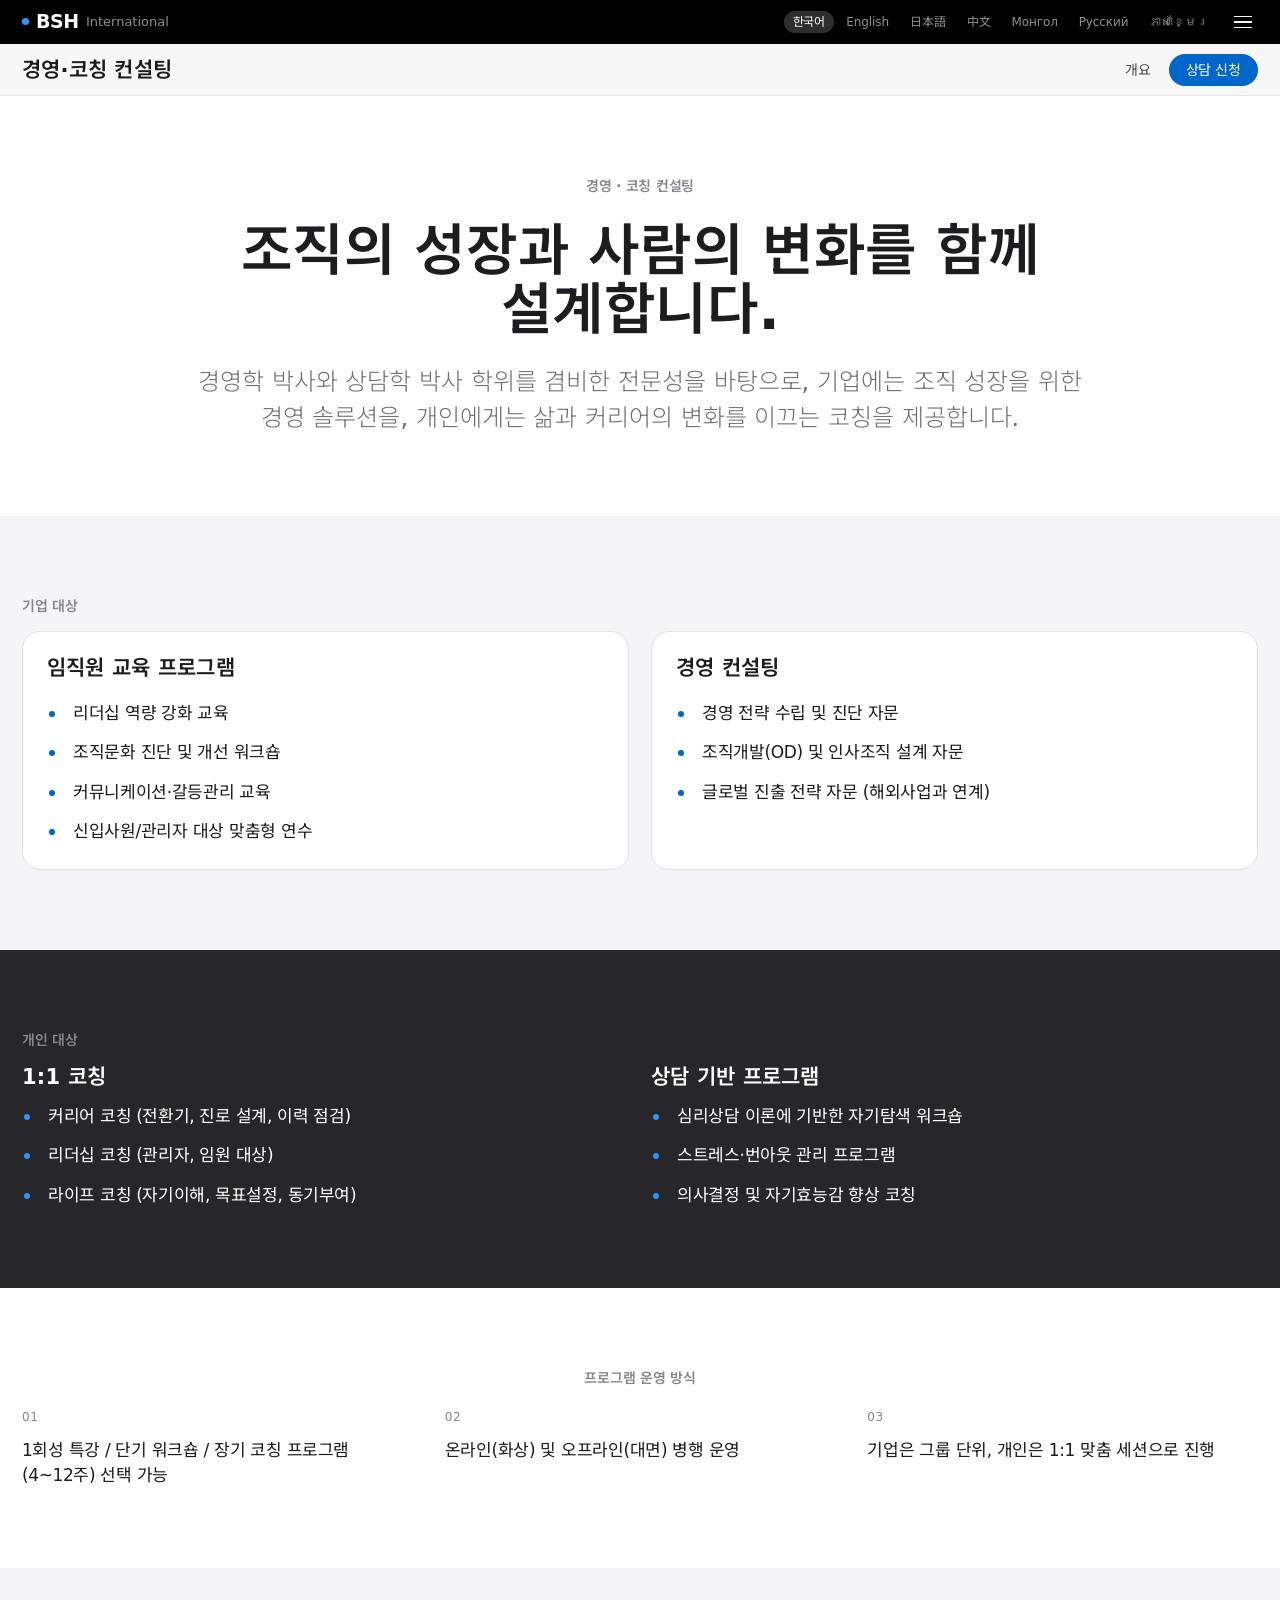
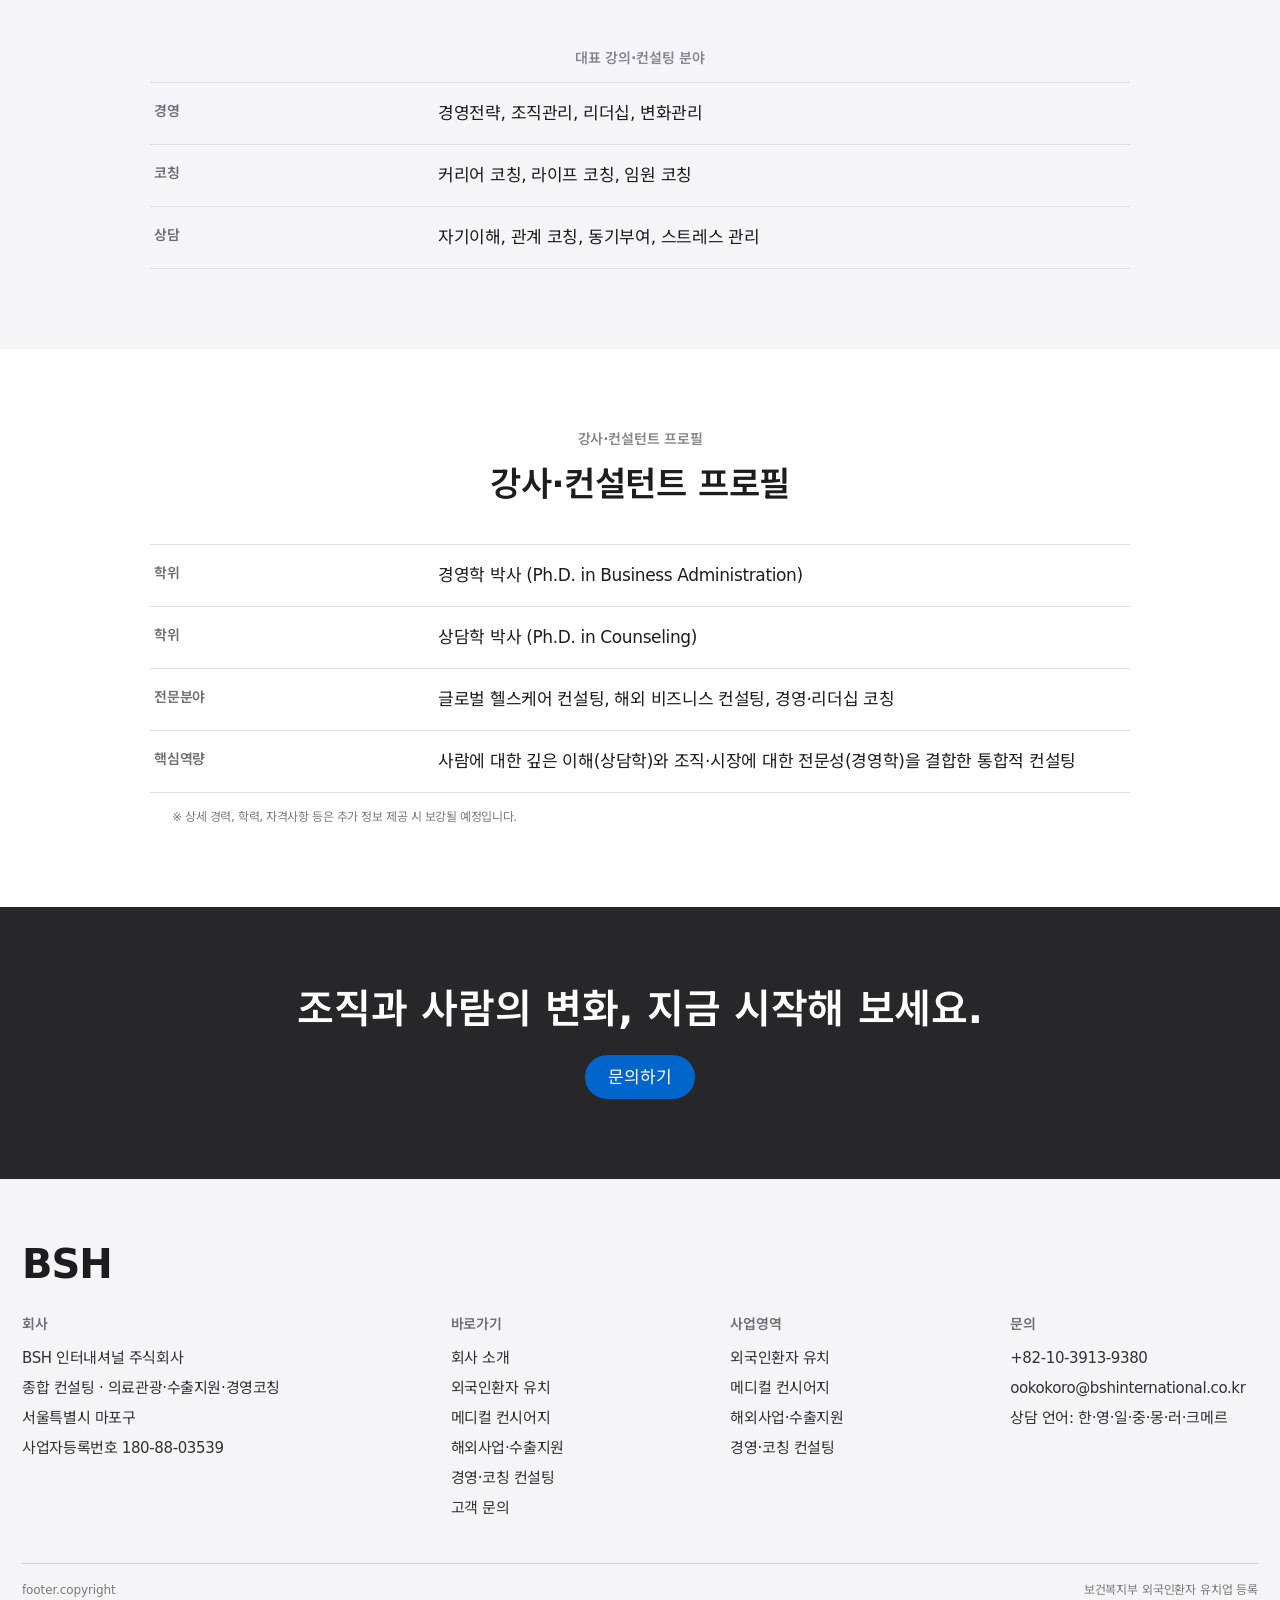
<file: consulting.html>
<!DOCTYPE html>
<html lang="ko">
<head>
  <meta charset="UTF-8" />
  <meta name="viewport" content="width=device-width, initial-scale=1.0" />
  <title>경영·코칭 컨설팅 — BSH International</title>
  <meta name="description" content="경영학·상담학 박사의 전문성으로 제공하는 기업 교육·경영 컨설팅과 개인 코칭·상담 프로그램." />
  <link rel="preconnect" href="https://fonts.googleapis.com" />
  <link rel="preconnect" href="https://fonts.gstatic.com" crossorigin />
  <link href="https://fonts.googleapis.com/css2?family=Inter:wght@300;400;500;600;700&family=Noto+Sans+KR:wght@300;400;500;600;700&display=swap" rel="stylesheet" />
  <link rel="stylesheet" href="assets/styles.css?v=7" />
</head>
<body data-title-key="consulting.title" data-subnav-key="nav.consulting">

  <!-- HERO -->
  <section class="tile tile-light">
    <div class="tile-center stack-hero">
      <span class="section-label" data-i18n="consulting.hero_eyebrow">경영 · 코칭 컨설팅</span>
      <h1 class="t-hero" data-i18n="consulting.hero_h1">조직의 성장과 사람의 변화를 함께 설계합니다.</h1>
      <p class="t-lead-airy muted lead-measure" data-i18n="consulting.hero_lead">경영학 박사와 상담학 박사 학위를 겸비한 전문성을 바탕으로, 기업에는 조직 성장을 위한 경영 솔루션을, 개인에게는 삶과 커리어의 변화를 이끄는 코칭을 제공합니다.</p>
    </div>
  </section>

  <!-- CORPORATE (parchment) -->
  <section class="tile tile-parchment">
    <div class="tile-inner">
      <span class="section-label" data-i18n="consulting.corp_eyebrow">기업 대상</span>
      <div class="card-grid cols-2" style="margin-top:8px">
        <div class="ucard">
          <h3 class="t-tagline" data-i18n="consulting.corp1_t">임직원 교육 프로그램</h3>
          <ul class="feat" style="margin-top:14px">
            <li data-i18n="consulting.corp1_l1">리더십 역량 강화 교육</li>
            <li data-i18n="consulting.corp1_l2">조직문화 진단 및 개선 워크숍</li>
            <li data-i18n="consulting.corp1_l3">커뮤니케이션·갈등관리 교육</li>
            <li data-i18n="consulting.corp1_l4">신입사원/관리자 대상 맞춤형 연수</li>
          </ul>
        </div>
        <div class="ucard">
          <h3 class="t-tagline" data-i18n="consulting.corp2_t">경영 컨설팅</h3>
          <ul class="feat" style="margin-top:14px">
            <li data-i18n="consulting.corp2_l1">경영 전략 수립 및 진단 자문</li>
            <li data-i18n="consulting.corp2_l2">조직개발(OD) 및 인사조직 설계 자문</li>
            <li data-i18n="consulting.corp2_l3">글로벌 진출 전략 자문 (해외사업과 연계)</li>
          </ul>
        </div>
      </div>
    </div>
  </section>

  <!-- INDIVIDUAL (dark) -->
  <section class="tile tile-dark on-dark">
    <div class="tile-inner">
      <span class="section-label" data-i18n="consulting.indiv_eyebrow">개인 대상</span>
      <div class="card-grid cols-2" style="margin-top:8px">
        <div>
          <h3 class="t-tagline" data-i18n="consulting.indiv1_t">1:1 코칭</h3>
          <ul class="feat" style="margin-top:14px">
            <li data-i18n="consulting.indiv1_l1">커리어 코칭 (전환기, 진로 설계, 이력 점검)</li>
            <li data-i18n="consulting.indiv1_l2">리더십 코칭 (관리자, 임원 대상)</li>
            <li data-i18n="consulting.indiv1_l3">라이프 코칭 (자기이해, 목표설정, 동기부여)</li>
          </ul>
        </div>
        <div>
          <h3 class="t-tagline" data-i18n="consulting.indiv2_t">상담 기반 프로그램</h3>
          <ul class="feat" style="margin-top:14px">
            <li data-i18n="consulting.indiv2_l1">심리상담 이론에 기반한 자기탐색 워크숍</li>
            <li data-i18n="consulting.indiv2_l2">스트레스·번아웃 관리 프로그램</li>
            <li data-i18n="consulting.indiv2_l3">의사결정 및 자기효능감 향상 코칭</li>
          </ul>
        </div>
      </div>
    </div>
  </section>

  <!-- PROGRAM OPERATION (light) -->
  <section class="tile tile-light">
    <div class="tile-inner" style="text-align:center">
      <span class="section-label" data-i18n="consulting.ops_eyebrow">프로그램 운영 방식</span>
      <div class="triplet" style="margin-top:8px">
        <div><span class="num">01</span><p class="t-body" style="margin-top:10px" data-i18n="consulting.ops1">1회성 특강 / 단기 워크숍 / 장기 코칭 프로그램(4~12주) 선택 가능</p></div>
        <div><span class="num">02</span><p class="t-body" style="margin-top:10px" data-i18n="consulting.ops2">온라인(화상) 및 오프라인(대면) 병행 운영</p></div>
        <div><span class="num">03</span><p class="t-body" style="margin-top:10px" data-i18n="consulting.ops3">기업은 그룹 단위, 개인은 1:1 맞춤 세션으로 진행</p></div>
      </div>
    </div>
  </section>

  <!-- FEATURED TOPICS (parchment) -->
  <section class="tile tile-parchment">
    <div class="tile-inner" style="text-align:center">
      <span class="section-label" data-i18n="consulting.topics_eyebrow">대표 강의·컨설팅 분야</span>
    </div>
    <dl class="spec">
      <div class="spec-row"><dt data-i18n="consulting.tp1_c">경영</dt><dd data-i18n="consulting.tp1_v">경영전략, 조직관리, 리더십, 변화관리</dd></div>
      <div class="spec-row"><dt data-i18n="consulting.tp2_c">코칭</dt><dd data-i18n="consulting.tp2_v">커리어 코칭, 라이프 코칭, 임원 코칭</dd></div>
      <div class="spec-row"><dt data-i18n="consulting.tp3_c">상담</dt><dd data-i18n="consulting.tp3_v">자기이해, 관계 코칭, 동기부여, 스트레스 관리</dd></div>
    </dl>
  </section>

  <!-- PROFILE (light) -->
  <section class="tile tile-light">
    <div class="tile-inner" style="text-align:center">
      <span class="section-label" data-i18n="consulting.profile_eyebrow">강사·컨설턴트 프로필</span>
      <h2 class="t-section" style="margin-bottom:40px" data-i18n="consulting.profile_eyebrow">강사·컨설턴트 프로필</h2>
    </div>
    <dl class="spec">
      <div class="spec-row"><dt data-i18n="about.pf_deg_h">학위</dt><dd data-i18n="about.pf_deg1">경영학 박사 (Ph.D. in Business Administration)</dd></div>
      <div class="spec-row"><dt data-i18n="about.pf_deg_h">학위</dt><dd data-i18n="about.pf_deg2">상담학 박사 (Ph.D. in Counseling)</dd></div>
      <div class="spec-row"><dt data-i18n="about.pf_field_h">전문분야</dt><dd data-i18n="about.pf_field_v">글로벌 헬스케어 컨설팅, 해외 비즈니스 컨설팅, 경영·리더십 코칭</dd></div>
      <div class="spec-row"><dt data-i18n="about.pf_core_h">핵심역량</dt><dd data-i18n="about.pf_core_v">사람에 대한 깊은 이해(상담학)와 조직·시장에 대한 전문성(경영학)을 결합한 통합적 컨설팅</dd></div>
    </dl>
    <p class="form-note" style="max-width:980px;margin:16px auto 0;padding-inline:22px" data-i18n="about.pf_note">※ 상세 경력, 학력, 자격사항 등은 추가 정보 제공 시 보강될 예정입니다.</p>
  </section>

  <!-- CTA (dark) -->
  <section class="tile tile-dark on-dark">
    <div class="tile-center stack-hero">
      <h2 class="t-display" data-i18n="consulting.cta_h2">조직과 사람의 변화, 지금 시작해 보세요.</h2>
      <div class="hero-actions">
        <a class="btn btn-primary" href="contact.html" data-i18n="cta.contact">문의하기</a>
      </div>
    </div>
  </section>

  <script src="assets/i18n.js?v=7"></script>
  <script src="assets/app.js?v=7"></script>
</body>
</html>
</file>
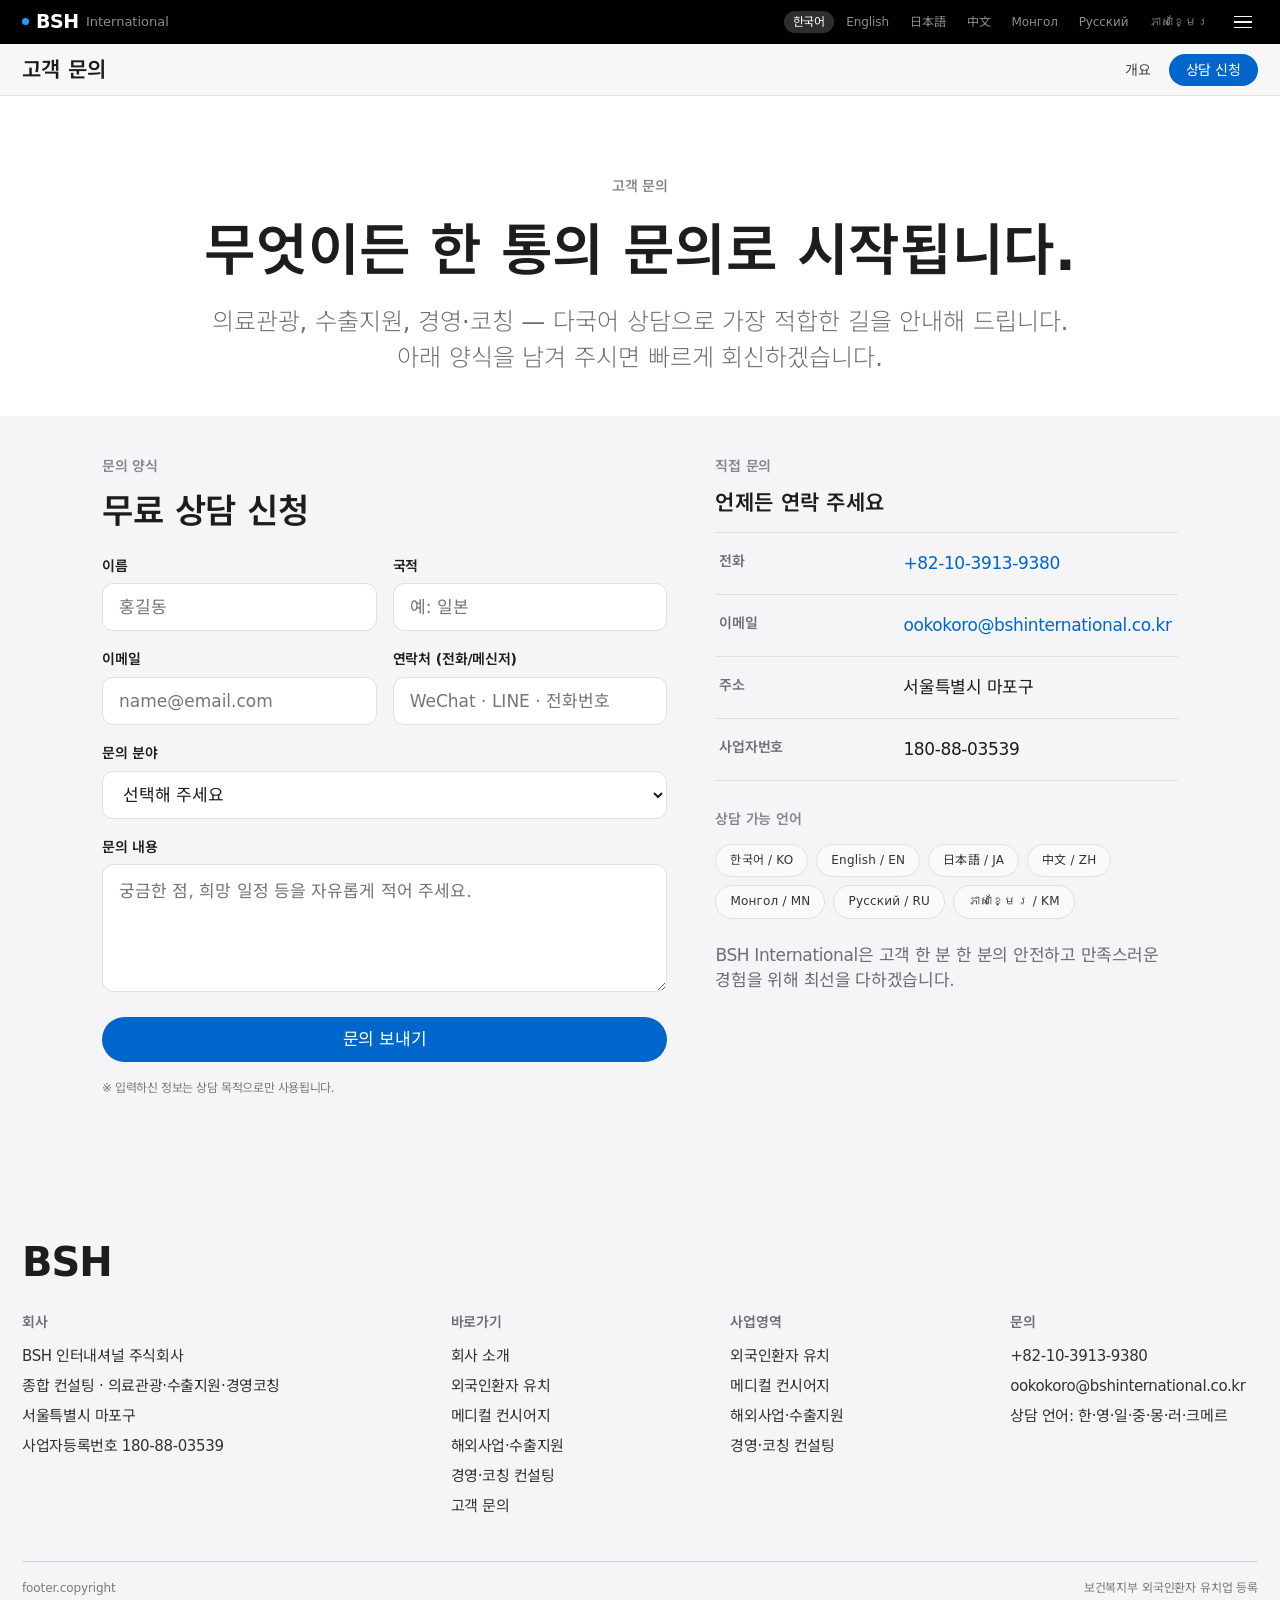
<file: contact.html>
<!DOCTYPE html>
<html lang="ko">
<head>
  <meta charset="UTF-8" />
  <meta name="viewport" content="width=device-width, initial-scale=1.0" />
  <title>고객 문의 — BSH International</title>
  <meta name="description" content="BSH International 문의 — 의료관광, 수출지원, 경영·코칭 컨설팅을 다국어 상담으로 안내합니다." />
  <link rel="preconnect" href="https://fonts.googleapis.com" />
  <link rel="preconnect" href="https://fonts.gstatic.com" crossorigin />
  <link href="https://fonts.googleapis.com/css2?family=Inter:wght@300;400;500;600;700&family=Noto+Sans+KR:wght@300;400;500;600;700&display=swap" rel="stylesheet" />
  <link rel="stylesheet" href="assets/styles.css?v=7" />
</head>
<body data-title-key="contact.title" data-subnav-key="nav.contact">

  <!-- HERO -->
  <section class="tile tile-light" style="padding-bottom:40px">
    <div class="tile-center stack-hero">
      <span class="section-label" data-i18n="contact.hero_eyebrow">고객 문의</span>
      <h1 class="t-hero" data-i18n="contact.hero_h1">무엇이든 한 통의 문의로 시작됩니다.</h1>
      <p class="t-lead-airy muted lead-measure" data-i18n="contact.hero_lead">의료관광, 수출지원, 경영·코칭 — 다국어 상담으로 가장 적합한 길을 안내해 드립니다. 아래 양식을 남겨 주시면 빠르게 회신하겠습니다.</p>
    </div>
  </section>

  <!-- FORM + INFO (parchment) -->
  <section class="tile tile-parchment" style="padding-top:40px">
    <div class="contact-grid">

      <!-- form -->
      <div>
        <span class="section-label" data-i18n="contact.form_eyebrow">문의 양식</span>
        <h2 class="t-section" style="margin-bottom:24px" data-i18n="contact.form_h2">무료 상담 신청</h2>
        <form id="contactForm" class="form" action="https://formsubmit.co/ookokoro@bshinternational.co.kr" method="POST" novalidate>
          <input type="hidden" name="_subject" value="[BSH] 새 상담 문의 · New inquiry" />
          <input type="hidden" name="_template" value="table" />
          <input type="hidden" name="_captcha" value="false" />
          <input type="text" name="_honey" tabindex="-1" autocomplete="off" aria-hidden="true" style="display:none" />
          <div class="form-row">
            <div class="field">
              <label data-i18n="contact.lb_name">이름</label>
              <input type="text" name="name" required data-i18n-ph="contact.ph_name" placeholder="홍길동" />
            </div>
            <div class="field">
              <label data-i18n="contact.lb_country">국적</label>
              <input type="text" name="country" data-i18n-ph="contact.ph_country" placeholder="예: 일본" />
            </div>
          </div>
          <div class="form-row">
            <div class="field">
              <label data-i18n="contact.lb_email">이메일</label>
              <input type="email" name="email" required placeholder="name@email.com" />
            </div>
            <div class="field">
              <label data-i18n="contact.lb_phone">연락처 (전화/메신저)</label>
              <input type="text" name="phone" data-i18n-ph="contact.ph_phone" placeholder="WeChat · LINE · 전화번호" />
            </div>
          </div>
          <div class="field">
            <label data-i18n="contact.lb_field">문의 분야</label>
            <select name="field">
              <option data-i18n="contact.opt0">선택해 주세요</option>
              <option data-i18n="contact.opt_med">외국인환자 유치 (의료관광)</option>
              <option data-i18n="contact.opt_mc">메디컬 컨시어지 (해외 치료 연계)</option>
              <option data-i18n="contact.opt_exp">해외사업·수출지원</option>
              <option data-i18n="contact.opt_con">경영·코칭 컨설팅</option>
              <option data-i18n="contact.opt_etc">기타 문의</option>
            </select>
          </div>
          <div class="field">
            <label data-i18n="contact.lb_msg">문의 내용</label>
            <textarea name="message" data-i18n-ph="contact.ph_msg" placeholder="궁금한 점, 희망 일정 등을 자유롭게 적어 주세요."></textarea>
          </div>
          <button type="submit" class="btn btn-primary" style="width:100%" data-i18n="contact.submit">문의 보내기</button>
          <p class="form-note" data-i18n="contact.form_note">※ 입력하신 정보는 상담 목적으로만 사용됩니다.</p>
          <div id="formSuccess" class="form-success">
            <strong data-i18n="contact.success_t">문의가 접수되었습니다. 감사합니다!</strong>
            <p class="t-caption muted" style="margin-top:8px" data-i18n="contact.success_d">담당자가 영업일 기준 1–2일 내에 회신드립니다.</p>
          </div>
        </form>
      </div>

      <!-- info -->
      <div>
        <span class="section-label" data-i18n="contact.info_eyebrow">직접 문의</span>
        <h3 class="t-tagline" style="margin-bottom:16px" data-i18n="contact.info_h3">언제든 연락 주세요</h3>
        <dl class="spec" style="border-top:1px solid var(--hairline);max-width:none">
          <div class="spec-row" style="grid-template-columns:120px 1fr"><dt data-i18n="contact.info_phone">전화</dt><dd><a class="tlink" href="tel:+821039139380">+82-10-3913-9380</a></dd></div>
          <div class="spec-row" style="grid-template-columns:120px 1fr"><dt data-i18n="contact.info_email">이메일</dt><dd><a class="tlink" href="mailto:ookokoro@bshinternational.co.kr">ookokoro@bshinternational.co.kr</a></dd></div>
          <div class="spec-row" style="grid-template-columns:120px 1fr"><dt data-i18n="contact.info_addr">주소</dt><dd data-i18n="contact.info_addr_v">서울특별시 마포구</dd></div>
          <div class="spec-row" style="grid-template-columns:120px 1fr"><dt data-i18n="contact.info_reg">사업자번호</dt><dd>180-88-03539</dd></div>
        </dl>

        <p class="section-label" style="margin-top:28px" data-i18n="contact.langs_h">상담 가능 언어</p>
        <div class="chips">
          <span class="chip">한국어 / KO</span>
          <span class="chip">English / EN</span>
          <span class="chip">日本語 / JA</span>
          <span class="chip">中文 / ZH</span>
          <span class="chip">Монгол / MN</span>
          <span class="chip">Русский / RU</span>
          <span class="chip">ភាសាខ្មែរ / KM</span>
        </div>

        <p class="t-body muted" style="margin-top:24px" data-i18n="contact.commit">BSH International은 고객 한 분 한 분의 안전하고 만족스러운 경험을 위해 최선을 다하겠습니다.</p>
      </div>

    </div>
  </section>

  <script src="assets/i18n.js?v=7"></script>
  <script src="assets/app.js?v=7"></script>
</body>
</html>
</file>
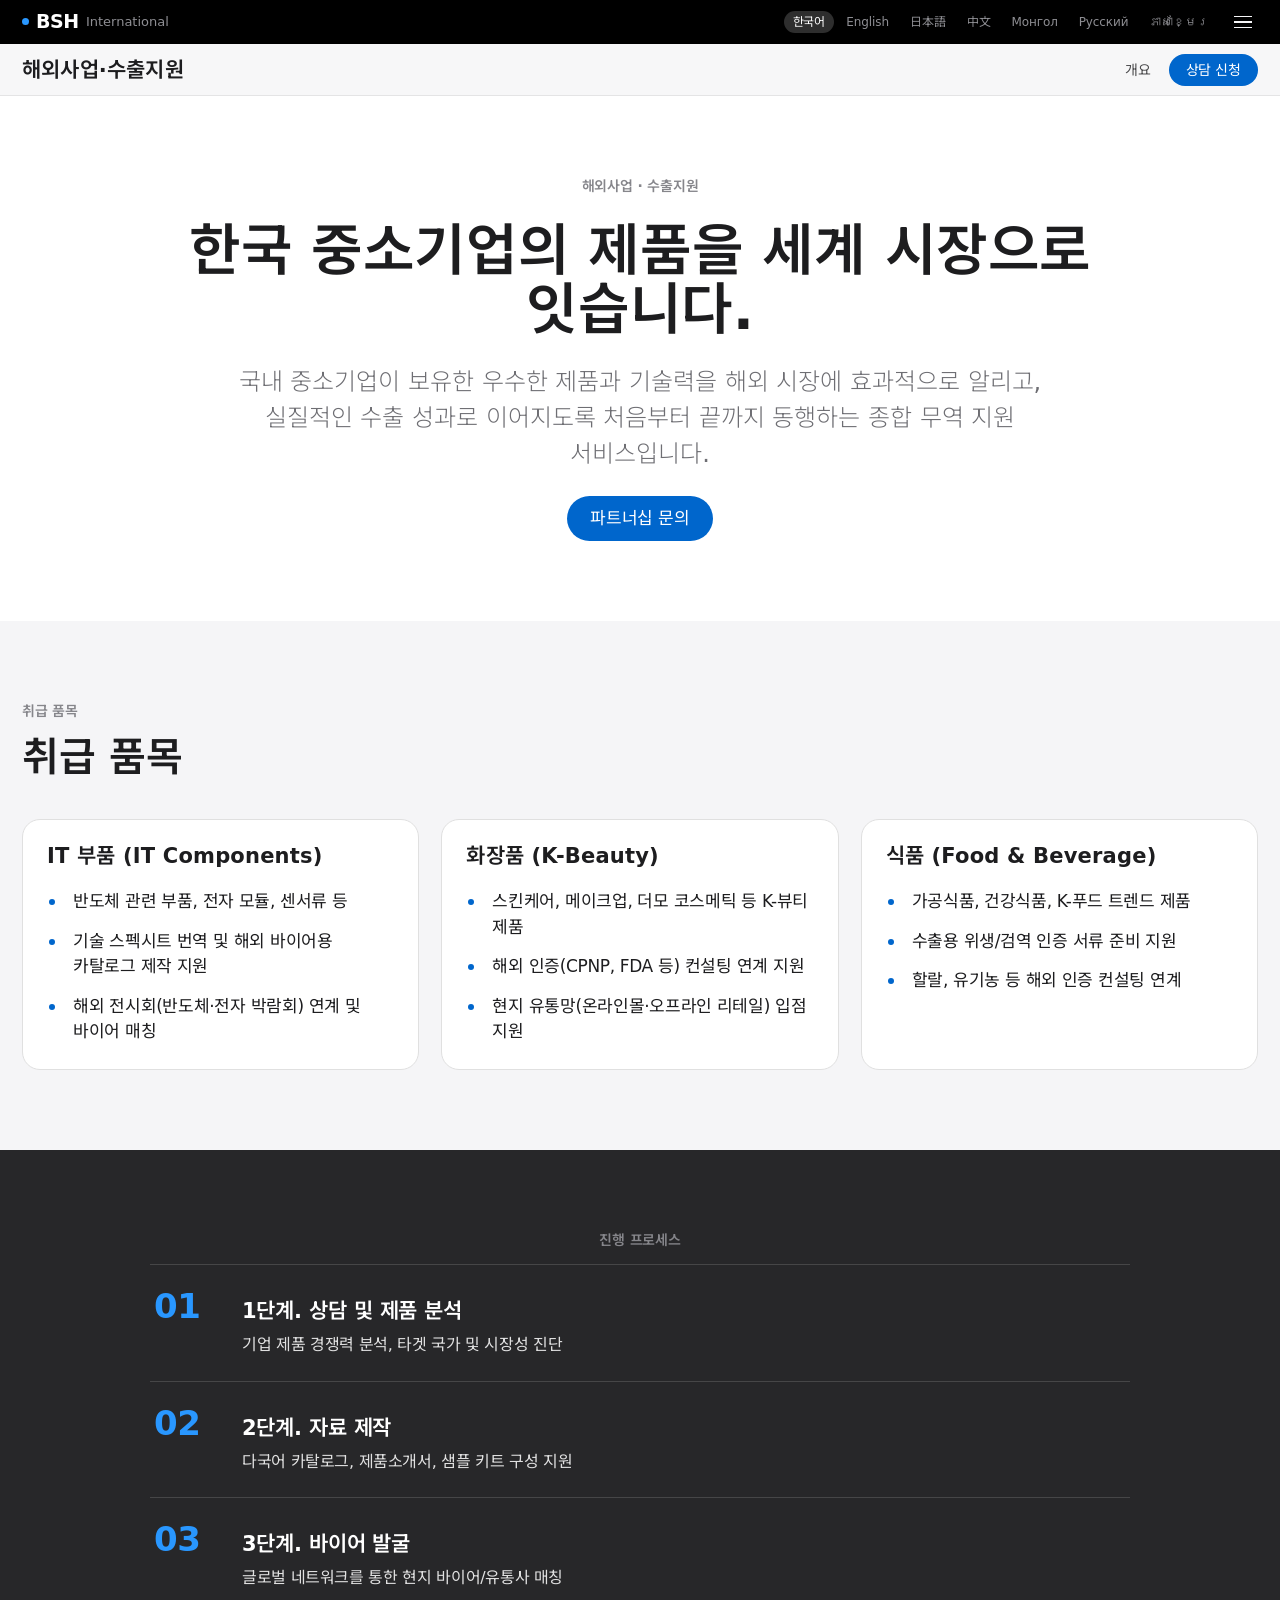
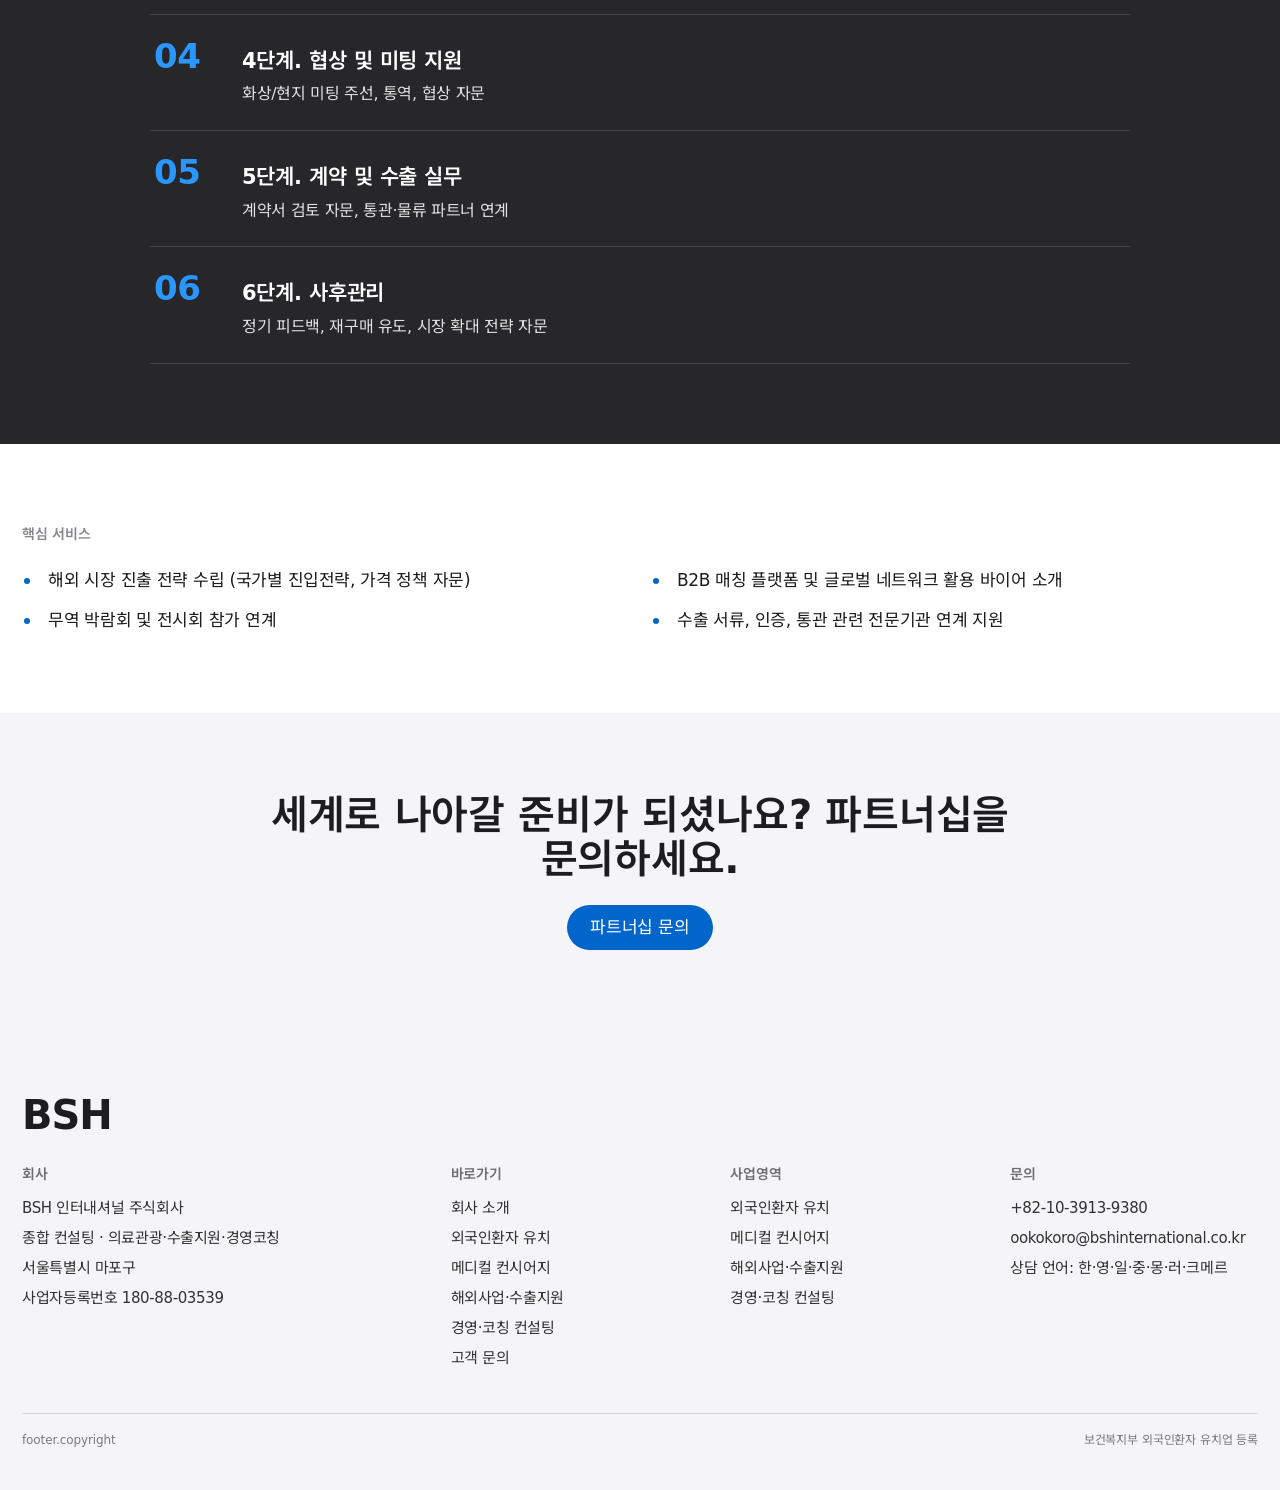
<file: export.html>
<!DOCTYPE html>
<html lang="ko">
<head>
  <meta charset="UTF-8" />
  <meta name="viewport" content="width=device-width, initial-scale=1.0" />
  <title>해외사업·수출지원 — BSH International</title>
  <meta name="description" content="한국 중소기업의 IT 부품·화장품·식품을 해외 시장으로 연결하는 종합 무역 지원 서비스." />
  <link rel="preconnect" href="https://fonts.googleapis.com" />
  <link rel="preconnect" href="https://fonts.gstatic.com" crossorigin />
  <link href="https://fonts.googleapis.com/css2?family=Inter:wght@300;400;500;600;700&family=Noto+Sans+KR:wght@300;400;500;600;700&display=swap" rel="stylesheet" />
  <link rel="stylesheet" href="assets/styles.css?v=7" />
</head>
<body data-title-key="export.title" data-subnav-key="nav.export">

  <!-- HERO -->
  <section class="tile tile-light">
    <div class="tile-center stack-hero">
      <span class="section-label" data-i18n="export.hero_eyebrow">해외사업 · 수출지원</span>
      <h1 class="t-hero" data-i18n="export.hero_h1">한국 중소기업의 제품을 세계 시장으로 잇습니다.</h1>
      <p class="t-lead-airy muted lead-measure" data-i18n="export.hero_lead">국내 중소기업이 보유한 우수한 제품과 기술력을 해외 시장에 효과적으로 알리고, 실질적인 수출 성과로 이어지도록 처음부터 끝까지 동행하는 종합 무역 지원 서비스입니다.</p>
      <div class="hero-actions">
        <a class="btn btn-primary" href="contact.html" data-i18n="export.cta_btn">파트너십 문의</a>
      </div>
    </div>
  </section>

  <!-- PRODUCT CATEGORIES (parchment) -->
  <section class="tile tile-parchment">
    <div class="tile-inner">
      <span class="section-label" data-i18n="export.items_eyebrow">취급 품목</span>
      <h2 class="t-display" style="margin-bottom:40px" data-i18n="export.items_eyebrow">취급 품목</h2>
      <div class="card-grid cols-3">
        <div class="ucard">
          <h3 class="t-tagline" data-i18n="export.it1_t">IT 부품 (IT Components)</h3>
          <ul class="feat" style="margin-top:14px">
            <li data-i18n="export.it1_l1">반도체 관련 부품, 전자 모듈, 센서류 등</li>
            <li data-i18n="export.it1_l2">기술 스펙시트 번역 및 해외 바이어용 카탈로그 제작 지원</li>
            <li data-i18n="export.it1_l3">해외 전시회(반도체·전자 박람회) 연계 및 바이어 매칭</li>
          </ul>
        </div>
        <div class="ucard">
          <h3 class="t-tagline" data-i18n="export.it2_t">화장품 (K-Beauty)</h3>
          <ul class="feat" style="margin-top:14px">
            <li data-i18n="export.it2_l1">스킨케어, 메이크업, 더모 코스메틱 등 K-뷰티 제품</li>
            <li data-i18n="export.it2_l2">해외 인증(CPNP, FDA 등) 컨설팅 연계 지원</li>
            <li data-i18n="export.it2_l3">현지 유통망(온라인몰·오프라인 리테일) 입점 지원</li>
          </ul>
        </div>
        <div class="ucard">
          <h3 class="t-tagline" data-i18n="export.it3_t">식품 (Food & Beverage)</h3>
          <ul class="feat" style="margin-top:14px">
            <li data-i18n="export.it3_l1">가공식품, 건강식품, K-푸드 트렌드 제품</li>
            <li data-i18n="export.it3_l2">수출용 위생/검역 인증 서류 준비 지원</li>
            <li data-i18n="export.it3_l3">할랄, 유기농 등 해외 인증 컨설팅 연계</li>
          </ul>
        </div>
      </div>
    </div>
  </section>

  <!-- PROCESS (dark) -->
  <section class="tile tile-dark on-dark">
    <div class="tile-inner" style="text-align:center">
      <span class="section-label" data-i18n="export.process_eyebrow">진행 프로세스</span>
    </div>
    <div class="steps">
      <div class="step-row"><span class="step-n">01</span><div><h3 data-i18n="export.proc1_s">1단계. 상담 및 제품 분석</h3><p data-i18n="export.proc1_v">기업 제품 경쟁력 분석, 타겟 국가 및 시장성 진단</p></div></div>
      <div class="step-row"><span class="step-n">02</span><div><h3 data-i18n="export.proc2_s">2단계. 자료 제작</h3><p data-i18n="export.proc2_v">다국어 카탈로그, 제품소개서, 샘플 키트 구성 지원</p></div></div>
      <div class="step-row"><span class="step-n">03</span><div><h3 data-i18n="export.proc3_s">3단계. 바이어 발굴</h3><p data-i18n="export.proc3_v">글로벌 네트워크를 통한 현지 바이어/유통사 매칭</p></div></div>
      <div class="step-row"><span class="step-n">04</span><div><h3 data-i18n="export.proc4_s">4단계. 협상 및 미팅 지원</h3><p data-i18n="export.proc4_v">화상/현지 미팅 주선, 통역, 협상 자문</p></div></div>
      <div class="step-row"><span class="step-n">05</span><div><h3 data-i18n="export.proc5_s">5단계. 계약 및 수출 실무</h3><p data-i18n="export.proc5_v">계약서 검토 자문, 통관·물류 파트너 연계</p></div></div>
      <div class="step-row"><span class="step-n">06</span><div><h3 data-i18n="export.proc6_s">6단계. 사후관리</h3><p data-i18n="export.proc6_v">정기 피드백, 재구매 유도, 시장 확대 전략 자문</p></div></div>
    </div>
  </section>

  <!-- CORE SERVICES (light) -->
  <section class="tile tile-light">
    <div class="tile-inner">
      <span class="section-label" data-i18n="export.core_eyebrow">핵심 서비스</span>
      <div class="card-grid cols-2" style="margin-top:24px">
        <ul class="feat">
          <li data-i18n="export.core1">해외 시장 진출 전략 수립 (국가별 진입전략, 가격 정책 자문)</li>
          <li data-i18n="export.core2">무역 박람회 및 전시회 참가 연계</li>
        </ul>
        <ul class="feat">
          <li data-i18n="export.core3">B2B 매칭 플랫폼 및 글로벌 네트워크 활용 바이어 소개</li>
          <li data-i18n="export.core4">수출 서류, 인증, 통관 관련 전문기관 연계 지원</li>
        </ul>
      </div>
    </div>
  </section>

  <!-- CTA (parchment) -->
  <section class="tile tile-parchment">
    <div class="tile-center stack-hero">
      <h2 class="t-display" data-i18n="export.cta_h2">세계로 나아갈 준비가 되셨나요? 파트너십을 문의하세요.</h2>
      <div class="hero-actions">
        <a class="btn btn-primary" href="contact.html" data-i18n="export.cta_btn">파트너십 문의</a>
      </div>
    </div>
  </section>

  <script src="assets/i18n.js?v=7"></script>
  <script src="assets/app.js?v=7"></script>
</body>
</html>
</file>
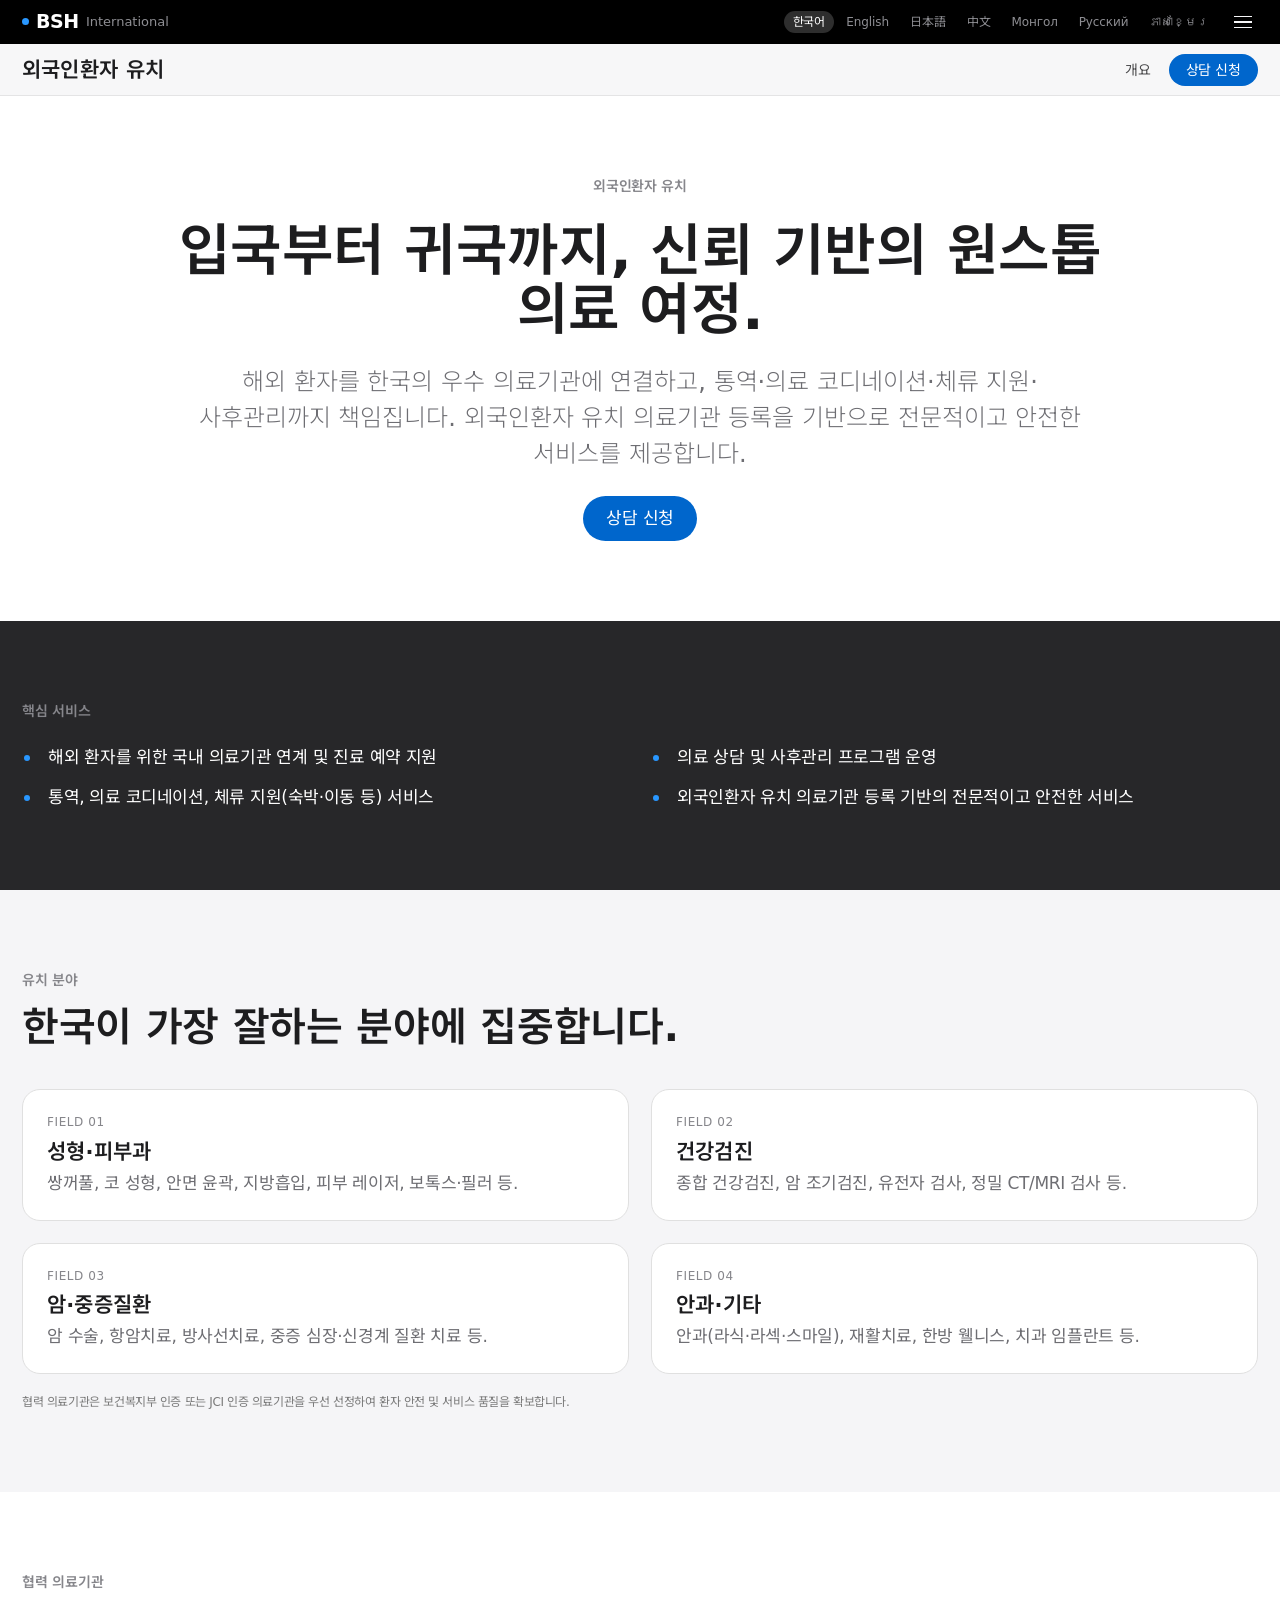
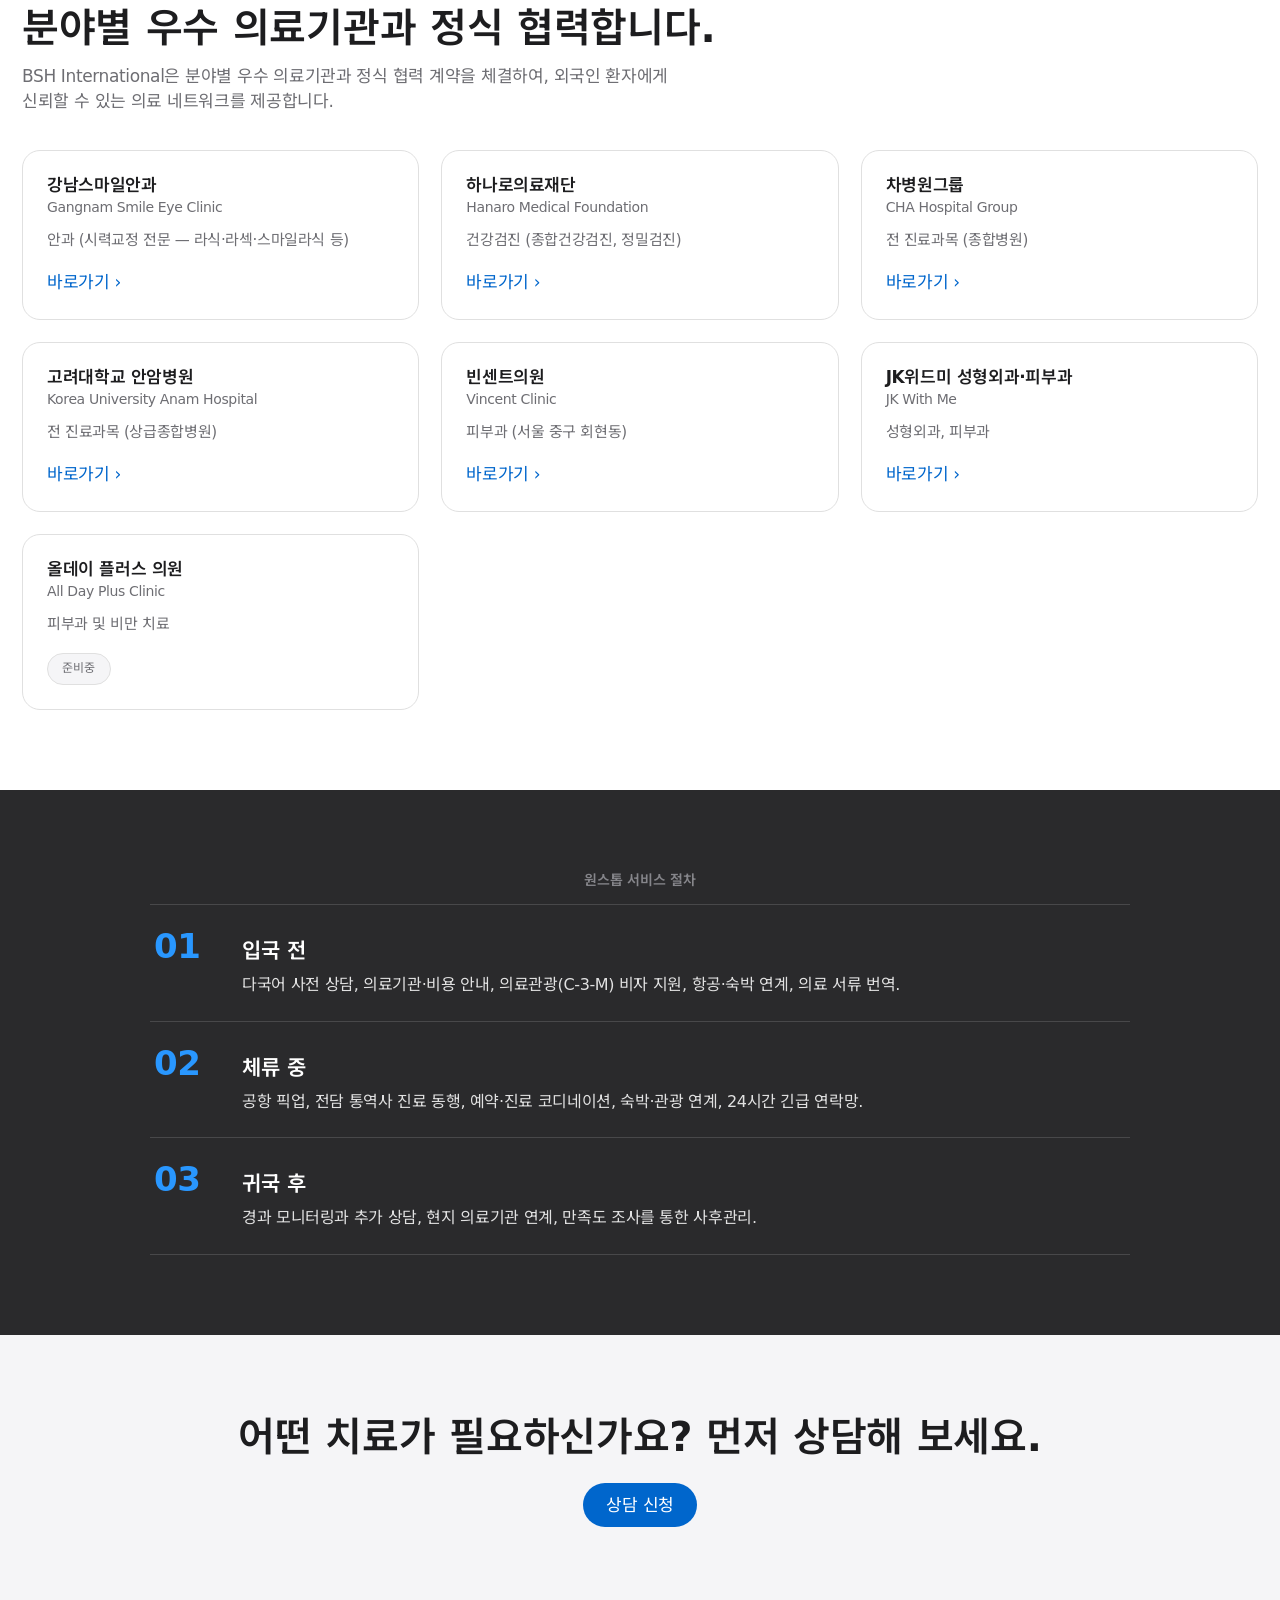
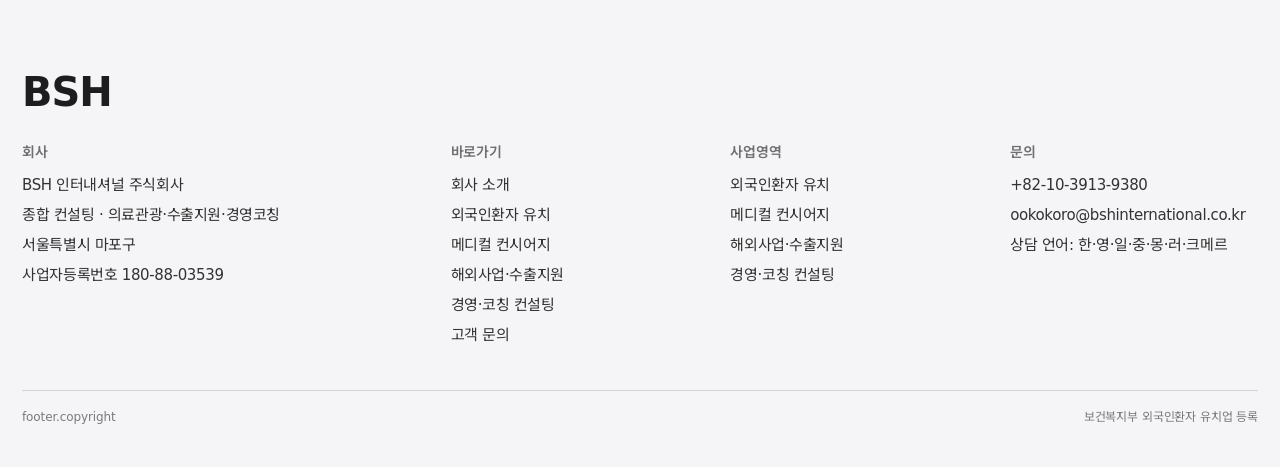
<file: medical.html>
<!DOCTYPE html>
<html lang="ko">
<head>
  <meta charset="UTF-8" />
  <meta name="viewport" content="width=device-width, initial-scale=1.0" />
  <title>외국인환자 유치 — BSH International</title>
  <meta name="description" content="해외 환자를 한국 우수 의료기관에 연결하는 외국인환자 유치 서비스 — 유치 분야, 협력 의료기관, 원스톱 절차." />
  <link rel="preconnect" href="https://fonts.googleapis.com" />
  <link rel="preconnect" href="https://fonts.gstatic.com" crossorigin />
  <link href="https://fonts.googleapis.com/css2?family=Inter:wght@300;400;500;600;700&family=Noto+Sans+KR:wght@300;400;500;600;700&display=swap" rel="stylesheet" />
  <link rel="stylesheet" href="assets/styles.css?v=7" />
</head>
<body data-title-key="medical.title" data-subnav-key="nav.medical">

  <!-- HERO -->
  <section class="tile tile-light">
    <div class="tile-center stack-hero">
      <span class="section-label" data-i18n="medical.hero_eyebrow">외국인환자 유치</span>
      <h1 class="t-hero" data-i18n="medical.hero_h1">입국부터 귀국까지, 신뢰 기반의 원스톱 의료 여정.</h1>
      <p class="t-lead-airy muted lead-measure" data-i18n="medical.hero_lead">해외 환자를 한국의 우수 의료기관에 연결하고, 통역·의료 코디네이션·체류 지원·사후관리까지 책임집니다. 외국인환자 유치 의료기관 등록을 기반으로 전문적이고 안전한 서비스를 제공합니다.</p>
      <div class="hero-actions">
        <a class="btn btn-primary" href="contact.html" data-i18n="cta.consult">상담 신청</a>
      </div>
    </div>
  </section>

  <!-- CORE SERVICES (dark) -->
  <section class="tile tile-dark on-dark">
    <div class="tile-inner">
      <span class="section-label" data-i18n="medical.svc_eyebrow">핵심 서비스</span>
      <div class="card-grid cols-2" style="margin-top:24px">
        <ul class="feat">
          <li data-i18n="medical.svc1">해외 환자를 위한 국내 의료기관 연계 및 진료 예약 지원</li>
          <li data-i18n="medical.svc2">통역, 의료 코디네이션, 체류 지원(숙박·이동 등) 서비스</li>
        </ul>
        <ul class="feat">
          <li data-i18n="medical.svc3">의료 상담 및 사후관리 프로그램 운영</li>
          <li data-i18n="medical.svc4">외국인환자 유치 의료기관 등록 기반의 전문적이고 안전한 서비스</li>
        </ul>
      </div>
    </div>
  </section>

  <!-- TREATMENT FIELDS (parchment) -->
  <section class="tile tile-parchment">
    <div class="tile-inner">
      <span class="section-label" data-i18n="medical.fields_eyebrow">유치 분야</span>
      <h2 class="t-display" style="margin-bottom:40px" data-i18n="medical.fields_h2">한국이 가장 잘하는 분야에 집중합니다.</h2>
      <div class="card-grid cols-2">
        <div class="ucard">
          <span class="num" style="font-size:12px;letter-spacing:.6px;color:#86868b">FIELD 01</span>
          <h3 class="t-tagline" style="margin-top:8px" data-i18n="medical.f1_t">성형·피부과</h3>
          <p class="t-body muted" data-i18n="medical.f1_d">쌍꺼풀, 코 성형, 안면 윤곽, 지방흡입, 피부 레이저, 보톡스·필러 등.</p>
        </div>
        <div class="ucard">
          <span class="num" style="font-size:12px;letter-spacing:.6px;color:#86868b">FIELD 02</span>
          <h3 class="t-tagline" style="margin-top:8px" data-i18n="medical.f2_t">건강검진</h3>
          <p class="t-body muted" data-i18n="medical.f2_d">종합 건강검진, 암 조기검진, 유전자 검사, 정밀 CT/MRI 검사 등.</p>
        </div>
        <div class="ucard">
          <span class="num" style="font-size:12px;letter-spacing:.6px;color:#86868b">FIELD 03</span>
          <h3 class="t-tagline" style="margin-top:8px" data-i18n="medical.f3_t">암·중증질환</h3>
          <p class="t-body muted" data-i18n="medical.f3_d">암 수술, 항암치료, 방사선치료, 중증 심장·신경계 질환 치료 등.</p>
        </div>
        <div class="ucard">
          <span class="num" style="font-size:12px;letter-spacing:.6px;color:#86868b">FIELD 04</span>
          <h3 class="t-tagline" style="margin-top:8px" data-i18n="medical.f4_t">안과·기타</h3>
          <p class="t-body muted" data-i18n="medical.f4_d">안과(라식·라섹·스마일), 재활치료, 한방 웰니스, 치과 임플란트 등.</p>
        </div>
      </div>
      <p class="form-note" style="margin-top:20px" data-i18n="medical.fields_note">협력 의료기관은 보건복지부 인증 또는 JCI 인증 의료기관을 우선 선정하여 환자 안전 및 서비스 품질을 확보합니다.</p>
    </div>
  </section>

  <!-- PARTNER HOSPITALS (light) -->
  <section class="tile tile-light">
    <div class="tile-inner">
      <span class="section-label" data-i18n="medical.partners_eyebrow">협력 의료기관</span>
      <h2 class="t-display" data-i18n="medical.partners_h2">분야별 우수 의료기관과 정식 협력합니다.</h2>
      <p class="t-body muted" style="max-width:62ch;margin:14px 0 36px" data-i18n="medical.partners_intro">BSH International은 분야별 우수 의료기관과 정식 협력 계약을 체결하여, 외국인 환자에게 신뢰할 수 있는 의료 네트워크를 제공합니다.</p>
      <div class="card-grid cols-3">
        <div class="ucard hcard">
          <h3 class="t-body-strong">강남스마일안과<br /><span class="muted" style="font-weight:400;font-size:14px">Gangnam Smile Eye Clinic</span></h3>
          <p class="hcard-spec" data-i18n="medical.p1_field">안과 (시력교정 전문 — 라식·라섹·스마일라식 등)</p>
          <div class="hcard-foot"><a class="tlink tlink-arrow" href="https://www.smile-i.co.kr/" target="_blank" rel="noopener" data-i18n="medical.link_go">바로가기</a></div>
        </div>
        <div class="ucard hcard">
          <h3 class="t-body-strong">하나로의료재단<br /><span class="muted" style="font-weight:400;font-size:14px">Hanaro Medical Foundation</span></h3>
          <p class="hcard-spec" data-i18n="medical.p2_field">건강검진 (종합건강검진, 정밀검진)</p>
          <div class="hcard-foot"><a class="tlink tlink-arrow" href="https://www.hanaromf.com/" target="_blank" rel="noopener" data-i18n="medical.link_go">바로가기</a></div>
        </div>
        <div class="ucard hcard">
          <h3 class="t-body-strong">차병원그룹<br /><span class="muted" style="font-weight:400;font-size:14px">CHA Hospital Group</span></h3>
          <p class="hcard-spec" data-i18n="medical.p3_field">전 진료과목 (종합병원)</p>
          <div class="hcard-foot"><a class="tlink tlink-arrow" href="https://www.chamc.co.kr/" target="_blank" rel="noopener" data-i18n="medical.link_go">바로가기</a></div>
        </div>
        <div class="ucard hcard">
          <h3 class="t-body-strong">고려대학교 안암병원<br /><span class="muted" style="font-weight:400;font-size:14px">Korea University Anam Hospital</span></h3>
          <p class="hcard-spec" data-i18n="medical.p4_field">전 진료과목 (상급종합병원)</p>
          <div class="hcard-foot"><a class="tlink tlink-arrow" href="https://anam.kumc.or.kr/" target="_blank" rel="noopener" data-i18n="medical.link_go">바로가기</a></div>
        </div>
        <div class="ucard hcard">
          <h3 class="t-body-strong">빈센트의원<br /><span class="muted" style="font-weight:400;font-size:14px">Vincent Clinic</span></h3>
          <p class="hcard-spec" data-i18n="medical.p5_field">피부과 (서울 중구 회현동)</p>
          <div class="hcard-foot"><a class="tlink tlink-arrow" href="https://www.vincent.co.kr/" target="_blank" rel="noopener" data-i18n="medical.link_go">바로가기</a></div>
        </div>
        <div class="ucard hcard">
          <h3 class="t-body-strong">JK위드미 성형외과·피부과<br /><span class="muted" style="font-weight:400;font-size:14px">JK With Me</span></h3>
          <p class="hcard-spec" data-i18n="medical.p6_field">성형외과, 피부과</p>
          <div class="hcard-foot"><a class="tlink tlink-arrow" href="https://www.jk-withme.com/" target="_blank" rel="noopener" data-i18n="medical.link_go">바로가기</a></div>
        </div>
        <div class="ucard hcard">
          <h3 class="t-body-strong">올데이 플러스 의원<br /><span class="muted" style="font-weight:400;font-size:14px">All Day Plus Clinic</span></h3>
          <p class="hcard-spec" data-i18n="medical.p7_field">피부과 및 비만 치료</p>
          <div class="hcard-foot"><span class="chip-soft" data-i18n="medical.link_soon">준비중</span></div>
        </div>
      </div>
    </div>
  </section>

  <!-- PROCESS (dark-2) -->
  <section class="tile tile-dark-2 on-dark">
    <div class="tile-inner" style="text-align:center">
      <span class="section-label" data-i18n="medical.process_eyebrow">원스톱 서비스 절차</span>
    </div>
    <div class="steps">
      <div class="step-row">
        <span class="step-n">01</span>
        <div><h3 data-i18n="medical.step1_t">입국 전</h3><p data-i18n="medical.step1_d">다국어 사전 상담, 의료기관·비용 안내, 의료관광(C-3-M) 비자 지원, 항공·숙박 연계, 의료 서류 번역.</p></div>
      </div>
      <div class="step-row">
        <span class="step-n">02</span>
        <div><h3 data-i18n="medical.step2_t">체류 중</h3><p data-i18n="medical.step2_d">공항 픽업, 전담 통역사 진료 동행, 예약·진료 코디네이션, 숙박·관광 연계, 24시간 긴급 연락망.</p></div>
      </div>
      <div class="step-row">
        <span class="step-n">03</span>
        <div><h3 data-i18n="medical.step3_t">귀국 후</h3><p data-i18n="medical.step3_d">경과 모니터링과 추가 상담, 현지 의료기관 연계, 만족도 조사를 통한 사후관리.</p></div>
      </div>
    </div>
  </section>

  <!-- CTA (parchment) -->
  <section class="tile tile-parchment">
    <div class="tile-center stack-hero">
      <h2 class="t-display" data-i18n="medical.cta_h2">어떤 치료가 필요하신가요? 먼저 상담해 보세요.</h2>
      <div class="hero-actions">
        <a class="btn btn-primary" href="contact.html" data-i18n="cta.consult">상담 신청</a>
      </div>
    </div>
  </section>

  <script src="assets/i18n.js?v=7"></script>
  <script src="assets/app.js?v=7"></script>
</body>
</html>
</file>
<file: assets/styles.css>
/* =========================================================
   BSH International — "Gallery" theme
   Apple-inspired design language: full-bleed alternating tiles,
   single blue accent, SF Pro / Inter typography, one product shadow.
   ========================================================= */

/* ---------- Tokens ---------- */
:root {
  /* Accent */
  --primary: #0066cc;
  --primary-focus: #0071e3;
  --primary-on-dark: #2997ff;
  --on-primary: #ffffff;

  /* Surface */
  --canvas: #ffffff;
  --canvas-parchment: #f5f5f7;
  --surface-pearl: #fafafc;
  --tile-1: #272729;
  --tile-2: #2a2a2c;
  --tile-3: #252527;
  --surface-black: #000000;
  --chip-translucent: rgba(210,210,215,0.64);

  /* Text */
  --ink: #1d1d1f;
  --body: #1d1d1f;
  --on-dark: #ffffff;
  --body-muted: #cccccc;
  --ink-80: #333333;
  --ink-48: #7a7a7a;

  /* Lines */
  --divider-soft: rgba(0,0,0,0.04);
  --hairline: #e0e0e0;
  --hairline-08: rgba(0,0,0,0.08);

  /* Radius */
  --r-xs: 5px;
  --r-sm: 8px;
  --r-md: 11px;
  --r-lg: 18px;
  --r-pill: 9999px;

  /* Spacing */
  --s-xxs: 4px;
  --s-xs: 8px;
  --s-sm: 12px;
  --s-md: 17px;
  --s-lg: 24px;
  --s-xl: 32px;
  --s-xxl: 48px;
  --s-section: 80px;

  /* Shadow (the only one) */
  --product-shadow: 0 0 0 0 transparent;
  --rest-shadow: rgba(0,0,0,0.22) 3px 5px 30px 0;

  --display: -apple-system, system-ui, BlinkMacSystemFont, "SF Pro Display", "Inter", "Noto Sans KR", sans-serif;
  --text: -apple-system, system-ui, BlinkMacSystemFont, "SF Pro Text", "Inter", "Noto Sans KR", sans-serif;

  --max: 1440px;
  --measure: 980px;
}

/* ---------- Reset ---------- */
*, *::before, *::after { box-sizing: border-box; }
html { -webkit-text-size-adjust: 100%; scroll-behavior: smooth; }
body {
  margin: 0;
  background: var(--canvas);
  color: var(--body);
  font-family: var(--text);
  font-size: 17px;
  font-weight: 400;
  line-height: 1.47;
  letter-spacing: -0.374px;
  -webkit-font-smoothing: antialiased;
  text-rendering: optimizeLegibility;
  font-feature-settings: "ss03";
  word-break: keep-all;
  overflow-wrap: break-word;
}
img { max-width: 100%; display: block; }
a { color: inherit; text-decoration: none; }
button { font-family: inherit; cursor: pointer; }
h1, h2, h3, h4, p { margin: 0; }
ul { margin: 0; padding: 0; list-style: none; }

/* ---------- Type roles ---------- */
.t-hero    { font-family: var(--display); font-size: 56px; font-weight: 600; line-height: 1.07; letter-spacing: -0.4px; }
.t-display { font-family: var(--display); font-size: 40px; font-weight: 600; line-height: 1.10; letter-spacing: -0.3px; }
.t-section { font-family: var(--display); font-size: 34px; font-weight: 600; line-height: 1.2;  letter-spacing: -0.374px; }
.t-lead    { font-family: var(--display); font-size: 28px; font-weight: 400; line-height: 1.28; letter-spacing: 0.1px; }
.t-lead-airy { font-family: var(--display); font-size: 24px; font-weight: 300; line-height: 1.5; letter-spacing: 0; }
.t-tagline { font-family: var(--text); font-size: 21px; font-weight: 600; line-height: 1.19; letter-spacing: 0.2px; }
.t-body    { font-size: 17px; font-weight: 400; line-height: 1.47; letter-spacing: -0.374px; }
.t-body-strong { font-size: 17px; font-weight: 600; line-height: 1.24; letter-spacing: -0.374px; }
.t-caption { font-size: 14px; font-weight: 400; line-height: 1.43; letter-spacing: -0.224px; }
.t-caption-strong { font-size: 14px; font-weight: 600; line-height: 1.29; letter-spacing: -0.224px; }
.t-fine    { font-size: 12px; font-weight: 400; line-height: 1.4; letter-spacing: -0.12px; }
.eyebrow   { font-family: var(--text); font-size: 14px; font-weight: 600; letter-spacing: -0.224px; }
.muted { color: #6e6e73; }
.on-dark .muted { color: var(--body-muted); }

/* ---------- Global nav ---------- */
.global-nav {
  position: sticky; top: 0; z-index: 1000;
  background: var(--surface-black); color: var(--on-dark);
  height: 44px;
}
.gnav-inner {
  max-width: var(--max); height: 44px; margin: 0 auto;
  padding: 0 22px; display: flex; align-items: center; gap: 22px;
}
.gnav-brand { font-size: 19px; font-weight: 600; letter-spacing: -0.4px; display: flex; align-items: center; gap: 7px; }
.gnav-brand .dot { width: 7px; height: 7px; border-radius: 50%; background: var(--primary-on-dark); }
.gnav-brand small { font-weight: 300; color: #8e8e93; font-size: 13px; letter-spacing: 0; }
.gnav-links { display: flex; gap: 4px; margin-left: 6px; }
.gnav-links a {
  white-space: nowrap;
  font-size: 12px; font-weight: 400; letter-spacing: -0.12px; color: #f5f5f7;
  padding: 6px 11px; border-radius: var(--r-sm); opacity: 0.86;
}
.gnav-links a:hover { opacity: 1; }
.gnav-links a.active { opacity: 1; font-weight: 500; }
.gnav-right { margin-left: auto; display: flex; align-items: center; gap: 10px; }

/* Language switcher (inline native labels, on dark nav) */
.lang-inline { display: inline-flex; align-items: center; gap: 3px; flex: none; }
.lang-pill {
  font-family: var(--text); font-size: 12px; letter-spacing: -0.1px;
  background: transparent; border: none; border-radius: var(--r-pill);
  padding: 5px 9px; color: #8e8e93; cursor: pointer; line-height: 1; white-space: nowrap;
  transition: color .12s ease, background .12s ease, transform .12s ease;
}
.lang-pill:hover { color: #f5f5f7; }
.lang-pill.active { color: #fff; background: rgba(255,255,255,0.18); }
.lang-pill:active { transform: scale(0.94); }
@media (max-width: 600px) {
  .gnav-inner { gap: 12px; padding: 0 14px; }
  .gnav-brand small { display: none; }
  .lang-pill { font-size: 11px; padding: 5px 6px; }
  .lang-inline { gap: 1px; }
}
@media (max-width: 430px) {
  .gnav-inner { gap: 8px; padding: 0 10px; }
  .lang-pill { font-size: 10px; padding: 4px 5px; letter-spacing: -0.3px; }
}

.hamburger { display: none; background: transparent; border: none; padding: 6px; }
.hamburger span { display: block; width: 18px; height: 1.5px; background: #f5f5f7; margin: 4px 0; transition: .2s; }

/* ---------- Sub nav (frosted) ---------- */
.sub-nav {
  position: sticky; top: 44px; z-index: 999;
  height: 52px;
  background: rgba(245,245,247,0.8);
  -webkit-backdrop-filter: saturate(180%) blur(20px);
  backdrop-filter: saturate(180%) blur(20px);
  border-bottom: 1px solid var(--hairline-08);
}
.subnav-inner {
  max-width: var(--max); height: 52px; margin: 0 auto;
  padding: 0 22px; display: flex; align-items: center; gap: 16px;
}
.subnav-title { font-family: var(--text); font-size: 21px; font-weight: 600; letter-spacing: 0.2px; color: var(--ink); }
.subnav-right { margin-left: auto; display: flex; align-items: center; gap: 18px; }
.subnav-link { font-size: 14px; letter-spacing: -0.224px; color: var(--ink); opacity: 0.8; }
.subnav-link:hover { opacity: 1; }

/* ---------- Buttons ---------- */
.btn {
  display: inline-flex; align-items: center; justify-content: center;
  font-family: var(--text); font-size: 17px; font-weight: 400; letter-spacing: -0.224px;
  border: 1px solid transparent; border-radius: var(--r-pill);
  padding: 11px 22px; line-height: 1.2; transition: transform .12s ease, background .12s ease, opacity .12s ease;
  white-space: nowrap;
}
.btn:active { transform: scale(0.95); }
.btn:focus-visible { outline: 2px solid var(--primary-focus); outline-offset: 2px; }
.btn-primary { background: var(--primary); color: var(--on-primary); }
.btn-primary:hover { background: #0a73d6; }
.btn-secondary { background: transparent; color: var(--primary); border-color: var(--primary); }
.btn-secondary:hover { background: rgba(0,102,204,0.06); }
/* on dark tiles */
.on-dark .btn-secondary { color: var(--on-dark); border-color: rgba(255,255,255,0.5); }
.on-dark .btn-secondary:hover { background: rgba(255,255,255,0.08); }

.btn-sm { font-size: 14px; padding: 7px 16px; }

/* text links */
.tlink { color: var(--primary); }
.tlink:hover { text-decoration: underline; }
.on-dark .tlink { color: var(--primary-on-dark); }
.tlink-arrow::after { content: " ›"; }

/* ---------- Tiles ---------- */
.tile { padding-block: var(--s-section); }
.tile-inner { max-width: var(--max); margin: 0 auto; padding-inline: 22px; }
.tile-center { max-width: var(--measure); margin: 0 auto; padding-inline: 22px; text-align: center; }
.tile-light { background: var(--canvas); color: var(--ink); }
.tile-parchment { background: var(--canvas-parchment); color: var(--ink); }
.tile-dark   { background: var(--tile-1); color: var(--on-dark); }
.tile-dark-2 { background: var(--tile-2); color: var(--on-dark); }
.tile-dark-3 { background: var(--tile-3); color: var(--on-dark); }

.stack-hero > * + * { margin-top: var(--s-lg); }
.hero-actions { display: flex; gap: 14px; flex-wrap: wrap; }
.tile-center .hero-actions { justify-content: center; }
.lead-measure { max-width: 58ch; }
.tile-center .lead-measure { margin-left: auto; margin-right: auto; }

/* resting panel = stand-in "product render" (carries the single shadow) */
.rest {
  background: var(--canvas); border-radius: var(--r-lg);
  box-shadow: var(--rest-shadow);
  display: inline-flex; flex-direction: column; align-items: center; justify-content: center;
  gap: 14px; padding: 48px 40px; color: var(--ink);
}
.rest .glyph { width: 72px; height: 72px; color: var(--primary); }
.rest .glyph svg { width: 100%; height: 100%; }
.rest .rest-label { font-family: var(--display); font-size: 21px; font-weight: 600; letter-spacing: -0.2px; }
.rest .rest-sub { font-size: 14px; color: #6e6e73; }

/* split layout for tiles with a visual */
.tile-split { display: grid; grid-template-columns: 1.1fr 0.9fr; gap: 56px; align-items: center; max-width: 1120px; margin: 0 auto; padding-inline: 22px; }
.tile-split.reverse > .tile-visual { order: -1; }
.tile-visual { display: flex; justify-content: center; }

/* ---------- Feature lists ---------- */
.feat { display: grid; gap: 14px; }
.feat li { position: relative; padding-left: 26px; font-size: 17px; line-height: 1.5; }
.feat li::before {
  content: ""; position: absolute; left: 2px; top: 10px;
  width: 6px; height: 6px; border-radius: 50%; background: var(--primary);
}
.on-dark .feat li::before { background: var(--primary-on-dark); }

/* ---------- Value / info triplet ---------- */
.triplet { display: grid; grid-template-columns: repeat(3, 1fr); gap: 32px; text-align: left; }
.triplet .num { font-family: var(--text); font-size: 12px; letter-spacing: 0.6px; color: #86868b; }
.triplet h3 { margin-top: 10px; }
.triplet p { margin-top: 8px; }

/* ---------- Utility cards (store / hospitals / categories) ---------- */
.card-grid { display: grid; gap: 22px; }
.cols-2 { grid-template-columns: repeat(2, 1fr); }
.cols-3 { grid-template-columns: repeat(3, 1fr); }
.ucard {
  background: var(--canvas); border: 1px solid var(--hairline);
  border-radius: var(--r-lg); padding: var(--s-lg);
  display: flex; flex-direction: column;
}
.ucard h3 { margin-bottom: 6px; }
.ucard .ucard-foot { margin-top: auto; padding-top: 16px; }
.tile-parchment .ucard, .tile-light .ucard { background: var(--canvas); }

/* hospital card */
.hcard .hcard-spec { color: #6e6e73; font-size: 15px; margin: 6px 0 0; line-height: 1.5; }
.hcard .hcard-foot { margin-top: 18px; }
.chip-soft {
  display: inline-block; font-size: 12px; letter-spacing: 0.2px; color: #6e6e73;
  background: var(--canvas-parchment); border: 1px solid var(--hairline);
  border-radius: var(--r-pill); padding: 6px 14px;
}

/* ---------- Spec rows (overview / profile) ---------- */
.spec { border-top: 1px solid var(--hairline); max-width: var(--measure); margin: 0 auto; }
.spec-row { display: grid; grid-template-columns: 220px 1fr; gap: 24px; padding: 18px 4px; border-bottom: 1px solid var(--hairline); }
.spec-row dt { font-size: 14px; font-weight: 600; letter-spacing: -0.224px; color: #6e6e73; }
.spec-row dd { font-size: 17px; }
.tile-dark .spec, .tile-dark .spec-row { border-color: rgba(255,255,255,0.14); }
.tile-dark .spec-row dt { color: var(--body-muted); }

/* ---------- Prose (CEO message) ---------- */
.prose { max-width: 720px; margin: 0 auto; }
.prose p { font-size: 19px; line-height: 1.6; letter-spacing: -0.2px; margin-top: 22px; color: #1d1d1f; }
.prose p:first-child { margin-top: 0; }
.prose .sign { margin-top: 32px; font-weight: 600; }
.tile-dark .prose p { color: rgba(255,255,255,0.9); }

/* CEO portrait (centered, rests on surface) */
.ceo-figure { margin: 0 0 36px; text-align: center; }
.ceo-figure img { width: 184px; border-radius: var(--r-lg); box-shadow: var(--rest-shadow); display: inline-block; }
.ceo-figure figcaption { margin-top: 16px; font-size: 15px; font-weight: 500; }
.ceo-figure figcaption span { display: block; font-weight: 400; color: #6e6e73; font-size: 13px; margin-top: 2px; }

/* numbered steps */
.steps { display: grid; gap: 0; max-width: var(--measure); margin: 0 auto; }
.step-row { display: grid; grid-template-columns: 64px 1fr; gap: 24px; padding: 24px 4px; border-bottom: 1px solid rgba(255,255,255,0.14); align-items: baseline; }
.step-row:first-child { border-top: 1px solid rgba(255,255,255,0.14); }
.step-row .step-n { font-family: var(--display); font-size: 34px; font-weight: 600; color: var(--primary-on-dark); line-height: 1; }
.tile-parchment .step-row, .tile-light .step-row { border-color: var(--hairline); }
.tile-parchment .step-row .step-n, .tile-light .step-row .step-n { color: var(--primary); }
.step-row h3 { font-size: 21px; font-weight: 600; letter-spacing: -0.2px; }
.step-row p { margin-top: 6px; color: inherit; opacity: 0.86; font-size: 16px; }

/* ---------- Forms ---------- */
.form { display: grid; gap: 18px; max-width: 620px; }
.form-row { display: grid; grid-template-columns: 1fr 1fr; gap: 16px; }
.field label { display: block; font-size: 14px; font-weight: 600; margin-bottom: 7px; letter-spacing: -0.224px; }
.field input, .field select, .field textarea {
  width: 100%; font-family: inherit; font-size: 17px; color: var(--ink);
  background: var(--canvas); border: 1px solid var(--hairline);
  border-radius: var(--r-md); padding: 12px 16px; min-height: 48px;
  transition: border-color .12s ease, box-shadow .12s ease;
}
.field textarea { min-height: 128px; resize: vertical; }
.field input:focus, .field select:focus, .field textarea:focus {
  outline: none; border-color: var(--primary-focus); box-shadow: 0 0 0 4px rgba(0,113,227,0.15);
}
.form-note { font-size: 12px; color: var(--ink-48); }
.form-success { display: none; background: var(--surface-pearl); border: 1px solid var(--hairline); border-radius: var(--r-md); padding: 20px; }
.form-success.show { display: block; }

/* contact layout */
.contact-grid { display: grid; grid-template-columns: 1.1fr 0.9fr; gap: 48px; align-items: start; max-width: 1120px; margin: 0 auto; padding-inline: 22px; text-align: left; }
.chips { display: flex; flex-wrap: wrap; gap: 8px; margin-top: 12px; }
.chip { font-size: 12px; letter-spacing: 0.2px; color: var(--ink-80); background: var(--surface-pearl); border: 1px solid var(--hairline); border-radius: var(--r-pill); padding: 7px 14px; }

/* ---------- Section label ---------- */
.section-label { font-size: 14px; font-weight: 600; letter-spacing: -0.224px; color: #86868b; margin-bottom: 14px; display: block; }
.tile-center .section-label { text-align: center; }

/* ---------- Footer ---------- */
.footer { background: var(--canvas-parchment); color: var(--ink-80); }
.footer-inner { max-width: var(--max); margin: 0 auto; padding: 56px 22px 40px; }
.footer-grid { display: grid; grid-template-columns: 1.6fr 1fr 1fr 1fr; gap: 32px; }
.footer-wordmark { font-family: var(--display); font-size: 40px; font-weight: 600; letter-spacing: -1px; color: var(--ink); margin-bottom: 20px; }
.footer h4 { font-size: 14px; font-weight: 600; letter-spacing: -0.224px; color: #6e6e73; margin-bottom: 8px; }
.footer-col a, .footer-col p { display: block; font-size: 15px; line-height: 2.0; color: var(--ink-80); }
.footer-col a:hover { color: var(--ink); text-decoration: underline; }
.footer-bottom {
  margin-top: 40px; padding-top: 18px; border-top: 1px solid #d2d2d7;
  display: flex; justify-content: space-between; flex-wrap: wrap; gap: 12px;
  font-size: 12px; color: var(--ink-48); letter-spacing: -0.12px;
}

/* ---------- Responsive ---------- */
@media (max-width: 1068px) {
  .t-hero { font-size: 44px; }
  .t-display { font-size: 36px; }
}
/* 7 nav links + 7 language pills: collapse to the hamburger before they overflow.
   Breakpoints follow each language's measured nav width. */
@media (max-width: 1500px) {
  .global-nav .gnav-links.open {
    display: flex; flex-direction: column; gap: 2px;
    position: fixed; inset: 44px 0 auto 0; background: var(--surface-black);
    padding: 12px 22px 20px; z-index: 1001;
  }
  .global-nav .gnav-links.open a { font-size: 17px; padding: 12px 4px; opacity: 0.95; }
  html[lang="mn"] .gnav-links { display: none; }
  html[lang="mn"] .hamburger { display: block; }
}
@media (max-width: 1440px) {
  html[lang="ru"] .gnav-links { display: none; }
  html[lang="ru"] .hamburger { display: block; }
}
@media (max-width: 1360px) {
  html[lang="ja"] .gnav-links, html[lang="km"] .gnav-links { display: none; }
  html[lang="ja"] .hamburger, html[lang="km"] .hamburger { display: block; }
}
@media (max-width: 1290px) {
  .gnav-links { display: none; }
  .hamburger { display: block; }
}
@media (max-width: 833px) {
  .tile-split, .contact-grid { grid-template-columns: 1fr; gap: 36px; }
  .tile-split.reverse > .tile-visual { order: 0; }
  .triplet, .cols-3 { grid-template-columns: 1fr; }
  .cols-2 { grid-template-columns: 1fr; }
  .footer-grid { grid-template-columns: 1fr 1fr; }
}
@media (max-width: 640px) {
  .t-hero { font-size: 34px; }
  .t-display { font-size: 30px; }
  .t-lead { font-size: 22px; }
  .tile { padding-block: 56px; }
  .subnav-link { display: none; }
  .spec-row { grid-template-columns: 1fr; gap: 4px; }
  .form-row { grid-template-columns: 1fr; }
  .footer-grid { grid-template-columns: 1fr; }
  .hero-actions .btn { width: 100%; }
  .tile-inner, .tile-center { padding-inline: 18px; }
}
@media (max-width: 419px) {
  .t-hero { font-size: 28px; }
}
@media (prefers-reduced-motion: reduce) { * { scroll-behavior: auto; } }
</file>
